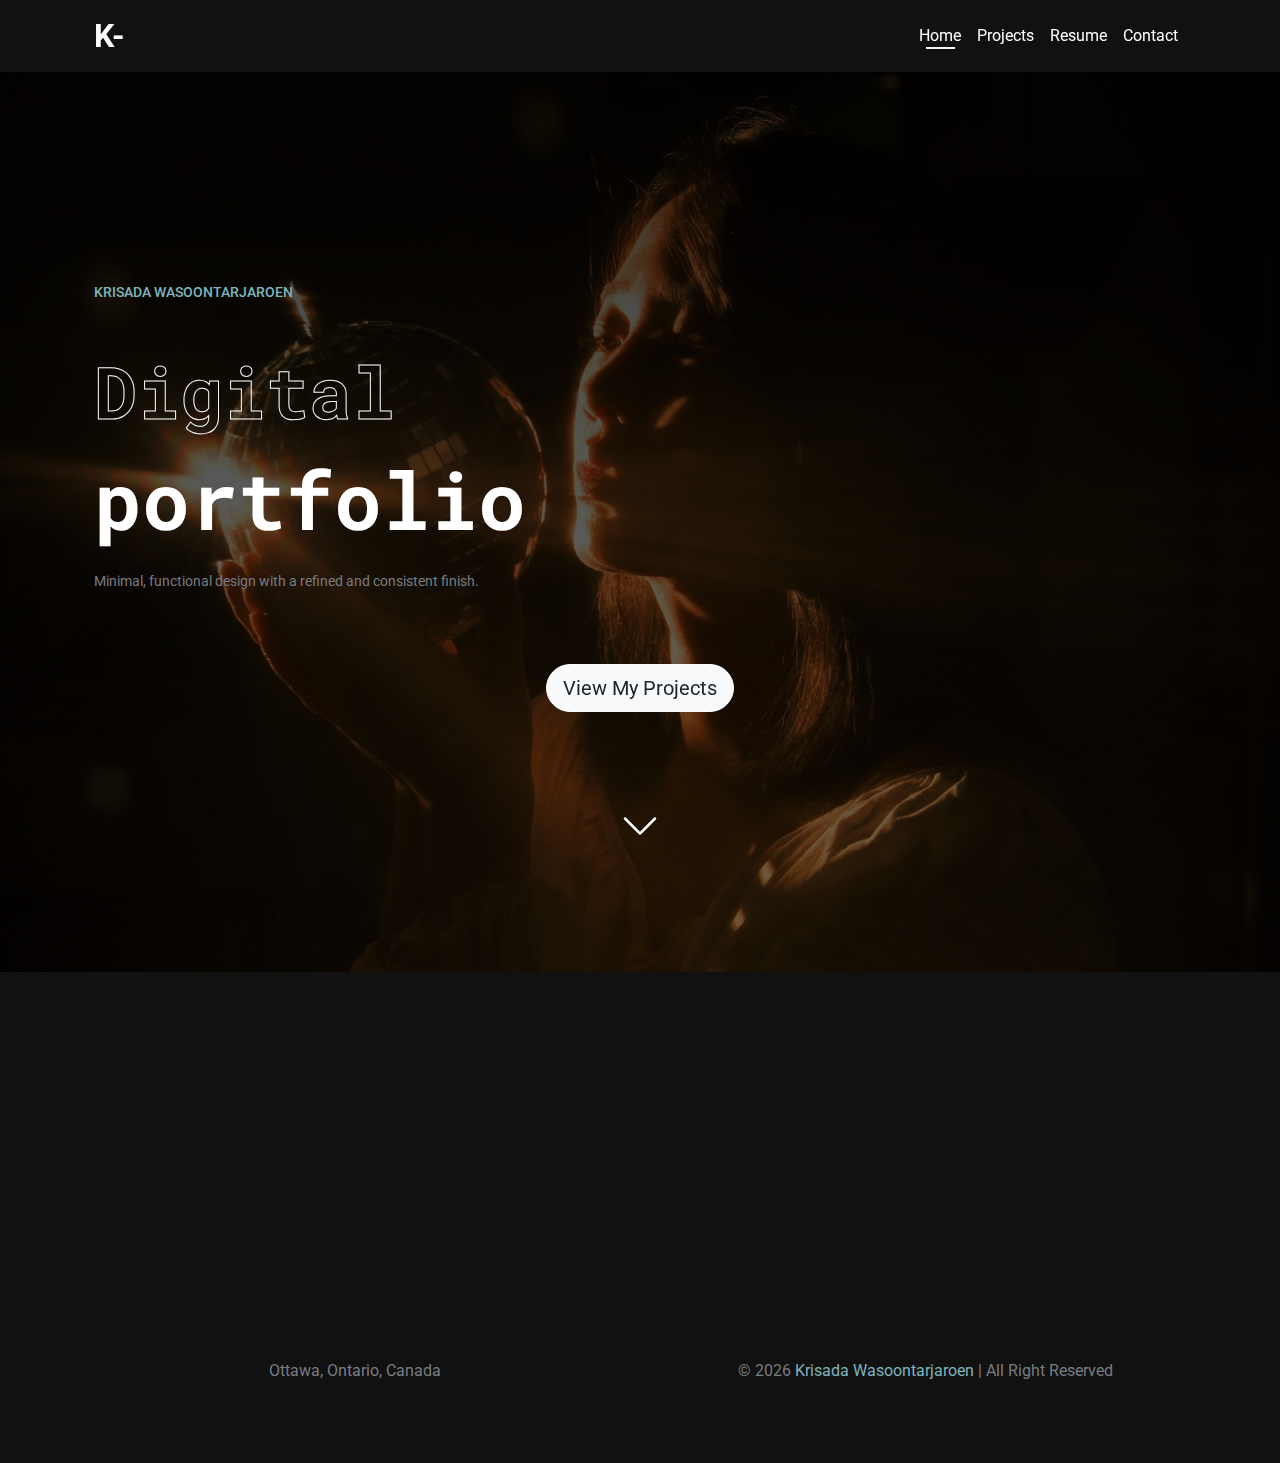
<file: index.html>
<!DOCTYPE html>
<html lang="en" itemscope itemtype="http://schema.org/WebPage">
<head>
    <!-- Metadata and title for the webpage -->
    <meta charset="UTF-8">
    <meta name="viewport" content="width=device-width, initial-scale=1.0">
    <title>Krisada Wasoontarjaroen - Portfolio</title>
    <!-- Preconnect to Google Fonts for faster loading -->
    <link rel="preconnect" href="https://fonts.googleapis.com">
    <link rel="preconnect" href="https://fonts.gstatic.com" crossorigin>
    <!-- Preconnect to Figma and GitHub for faster project previews -->
    <link rel="preconnect" href="https://www.figma.com">
    <link rel="preconnect" href="https://waso0004.github.io">
    <!-- Prefetch the projects page -->
    <link rel="prefetch" href="projects.html">
    <!-- Importing Google Fonts -->
    <link href="https://fonts.googleapis.com/css2?family=Roboto+Mono:ital,wght@0,100..700;1,100..700&family=Roboto:ital,wght@0,100..900;1,100..900&display=swap" rel="stylesheet">
    <!-- Bootstrap CSS -->
    <link href="https://cdn.jsdelivr.net/npm/bootstrap@5.3.3/dist/css/bootstrap.min.css" rel="stylesheet" integrity="sha384-QWTKZyjpPEjISv5WaRU9OFeRpok6YctnYmDr5pNlyT2bRjXh0JMhjY6hW+ALEwIH" crossorigin="anonymous">
    <!-- Custom CSS -->
    <link rel="stylesheet" href="css/style.css">
    <!-- Hover.css -->
    <link href="css/hover-min.css" rel="stylesheet">
</head>
<body class="bg-dark">
    <!-- Skip link for keyboard navigation -->
    <a href="#main-content" class="visually-hidden-focusable text-white">Skip to main content</a>

    <header role="banner">
        <!-- Full-width dark background for the header -->
        <div class="container-fluid bg-dark">
            <div class="container-sm bg-dark">
                <!-- Navbar with Bootstrap classes -->
                <nav class="navbar navbar-expand-lg navbar-dark bg-dark" role="navigation" aria-label="Main navigation">
                    <div class="container-fluid">
                        <!-- Brand logo -->
                        <a class="navbar-brand fw-bold fs-2 m-0 p-0 hvr-grow" href="index.html" itemprop="url">K-</a>
                        
                        <!-- Navbar toggler for smaller screens -->
                        <button class="navbar-toggler d-flex align-items-center text-white p-0 border-0 d-lg-none mt-3 mb-3" type="button" data-bs-toggle="offcanvas" data-bs-target="#offcanvasTop" aria-controls="offcanvasTop" aria-expanded="false" aria-label="Toggle navigation">
                            <!-- Icon for the toggler -->
                            <span class="navbar-toggler-icon fs-6 p-0"></span>
                            <!-- Label for the toggler -->
                            <span class="ms-2 fw-bold h6 m-0 ps-2">Menu</span>
                        </button>
                        
                        <!-- Navbar links for larger screens -->
                        <div class="collapse navbar-collapse d-none d-lg-block">
                            <ul class="navbar-nav mt-2 mb-2 ms-auto">
                                <!-- Link to the Home page -->
                                <li class="nav-item hvr-grow">
                                    <a class="nav-link text-white pb-0 active" href="index.html" aria-current="page">Home</a>
                                </li>
                                <!-- Link to Projects page -->
                                <li class="nav-item hvr-grow">
                                    <a class="nav-link text-white" href="projects.html">Projects</a>
                                </li>
                                <!-- Link to the Resume page -->
                                <li class="nav-item hvr-grow">
                                    <a class="nav-link text-white" href="about.html">Resume</a>
                                </li>
                                <!-- Link to the Contact page -->
                                <li class="nav-item hvr-grow">
                                    <a class="nav-link text-white" href="contact.html">Contact</a>
                                </li>
                            </ul>
                        </div>
                    </div>
                    
                    <!-- Offcanvas menu for smaller screens -->
                    <div class="offcanvas offcanvas-top bg-dark text-white d-lg-none" tabindex="-1" id="offcanvasTop" aria-labelledby="offcanvasTopLabel" role="dialog" aria-modal="true">
                        <div class="offcanvas-header">
                            <!-- Offcanvas title and close button -->
                            <div class="offcanvas-title mx-auto" id="offcanvasTopLabel"></div>
                            <button type="button" class="btn-close btn-close-white" data-bs-dismiss="offcanvas" aria-label="Close"></button>
                        </div>
                        <div class="offcanvas-body d-flex justify-content-center p-0">
                            <!-- Offcanvas navigation links -->
                            <ul class="nav flex-row text-center">
                                <!-- Link to the Home page -->
                                <li class="nav-item">
                                    <a class="nav-link pb-0 text-white active" href="index.html" aria-current="page">Home</a>
                                </li>
                                <!-- Link to Projects page -->
                                <li class="nav-item">
                                    <a class="nav-link pb-0 text-white" href="projects.html">Projects</a>
                                </li>
                                <!-- Link to the Resume page -->
                                <li class="nav-item">
                                    <a class="nav-link pb-0 text-white" href="about.html">Resume</a>
                                </li>
                                <!-- Link to the Contact page -->
                                <li class="nav-item">
                                    <a class="nav-link pb-0 text-white" href="contact.html">Contact</a>
                                </li>
                            </ul>
                        </div>
                    </div>
                </nav>
            </div>
        </div>
        <!-- Main banner section -->
        <section class="bg-black" role="region" aria-labelledby="main-banner-heading">
            <!-- Full-width container for the main banner with sticky positioning -->
            <div class="container-fluid h-25 main-banner sticky-top bg-dark">
                <!-- Centered content with vertical alignment and white text -->
                <div class="container-sm d-flex flex-column justify-content-center align-items-center text-left vh-100 text-white position-relative">
                    <div class="container-sm">
                        <!-- Introduction text with name and headings -->
                        <h1 id="main-banner-heading" class="h6 text-uppercase mb-2 primary small">Krisada Wasoontarjaroen</h1>
                        <div>
                            <!-- Sub-heading and main heading for emphasis -->
                            <span class="sub-heading display-2 fw-bold d-block mt-5">Digital</span>
                            <span class="main-heading display-1 fw-bold d-block mt-3">portfolio</span>
                        </div>
                        <!-- Short description about the author -->
                        <p class="text-color-secondary mt-4 mb-4 small">Minimal, functional design with a refined and consistent finish.</p>
                    </div>
                    <!-- Call-to-action button linking to the portfolio -->
                    <div class="mt-5 mb-5">
                        <a href="projects.html" class="rounded-pill btn btn-light btn-lg text-dark fs-5 hvr-grow page-transition-link" role="button">View My Projects</a>
                    </div>
                    <!-- Scroll-down arrow linking to the footer -->
                    <a href="#footer" class="arrow text-white position-absolute hvr-buzz-out" aria-label="Scroll to footer">
                        <svg xmlns="http://www.w3.org/2000/svg" width="40" height="40" fill="currentColor" class="bi bi-chevron-down" viewBox="0 0 16 16">
                            <path fill-rule="evenodd" d="M1.646 4.646a.5.5 0 0 1 .708 0L8 10.293l5.646-5.647a.5.5 0 0 1 .708.708l-6 6a.5.5 0 0 1-.708 0l-6-6a.5.5 0 0 1 0-.708"/>
                        </svg>
                    </a>
                </div>
            </div>
        </section>
    </header>
    <main id="main-content" role="main">
        <!-- Mission section -->
        <section id="mission" class="bg-light py-5" role="region" aria-labelledby="mission-heading">
            <!-- Container for mission content with padding -->
            <div class="container ps-5 pe-5">
                <div class="row mt-4 mb-5">
                    <!-- Mission statement on the left -->
                    <div class="col-md-6">
                        <div id="mission-heading" class="text-uppercase secondary fw-bold mb-3">My Mission</div>
                        <!-- Highlighted mission statement -->
                        <h2 class="fw-bold mb-4 fst-italic">Make digital products that are beautiful, functional, and easy to use.</h2>
                    </div>
                    <!-- Mission description with "Read More" functionality on the right -->
                    <div class="col-md-6">
                        <p class="mb-3">I design because I enjoy taking messy ideas and turning them into something clear and easy to understand. I like looking at a product and noticing what feels confusing or out of place, then making small choices that fix it and make the whole experience feel natural from start to finish.</p>
                        <div class="card-body">
                            <!-- Collapsible text for additional mission details -->
                            <p class="card-text collapse" id="moreText1">
                                My mission is to build work that looks good and works well. I’m a perfectionist, so I pay attention to the small details, consistency, and flow. I like getting feedback, testing, and improving with every iteration, and I stop when it’s both beautiful and functional and the best work I can do.
                            </p>
                            <!-- "Read More" link to toggle additional text -->
                            <a href="#" class="text-muted text-decoration-underline hvr-grow" data-bs-toggle="collapse" data-bs-target="#moreText1" aria-expanded="false" aria-controls="moreText1">Read More</a>
                        </div>
                    </div>
                </div>
            </div>
        </section>
    </main>
    <!-- Back to Top Button -->
    <a href="#" class="btn btn-dark back-to-top position-fixed bottom-0 end-0 m-4" aria-label="Back to top">
        <svg xmlns="http://www.w3.org/2000/svg" width="20" height="20" fill="currentColor" viewBox="0 0 16 16">
            <path fill-rule="evenodd" d="M7.646 4.646a.5.5 0 0 1 .708 0l6 6a.5.5 0 0 1-.708.708L8 5.707l-5.646 5.647a.5.5 0 0 1-.708-.708l6-6z"/>
        </svg>
    </a>
    <footer id="footer" class="bg-dark text-center text-white py-3" role="contentinfo">
        <!-- Footer section with address and copyright -->
        <div class="container">
            <div class="row mt-4 mb-5">
                <!-- Footer address on the left -->
                <div class="col-md-6">
                    <p class="text-color-secondary" itemprop="address">Ottawa, Ontario, Canada</p>
                </div>
                <!-- Footer copyright on the right -->
                <div class="col-md-6">
                    <p class="text-color-secondary">&copy; 2026 <span class="primary" itemprop="copyrightHolder">Krisada Wasoontarjaroen</span> | All Right Reserved</p>
                </div>
            </div>
        </div>
    </footer>
    <!-- Custom JS -->
    <script src="js/main.js?v=5"></script>
    <!-- Bootstrap JS -->
    <script src="https://cdn.jsdelivr.net/npm/bootstrap@5.3.3/dist/js/bootstrap.bundle.min.js" integrity="sha384-YvpcrYf0tY3lHB60NNkmXc5s9fDVZLESaAA55NDzOxhy9GkcIdslK1eN7N6jIeHz" crossorigin="anonymous"></script>
</body>
</html>
</file>
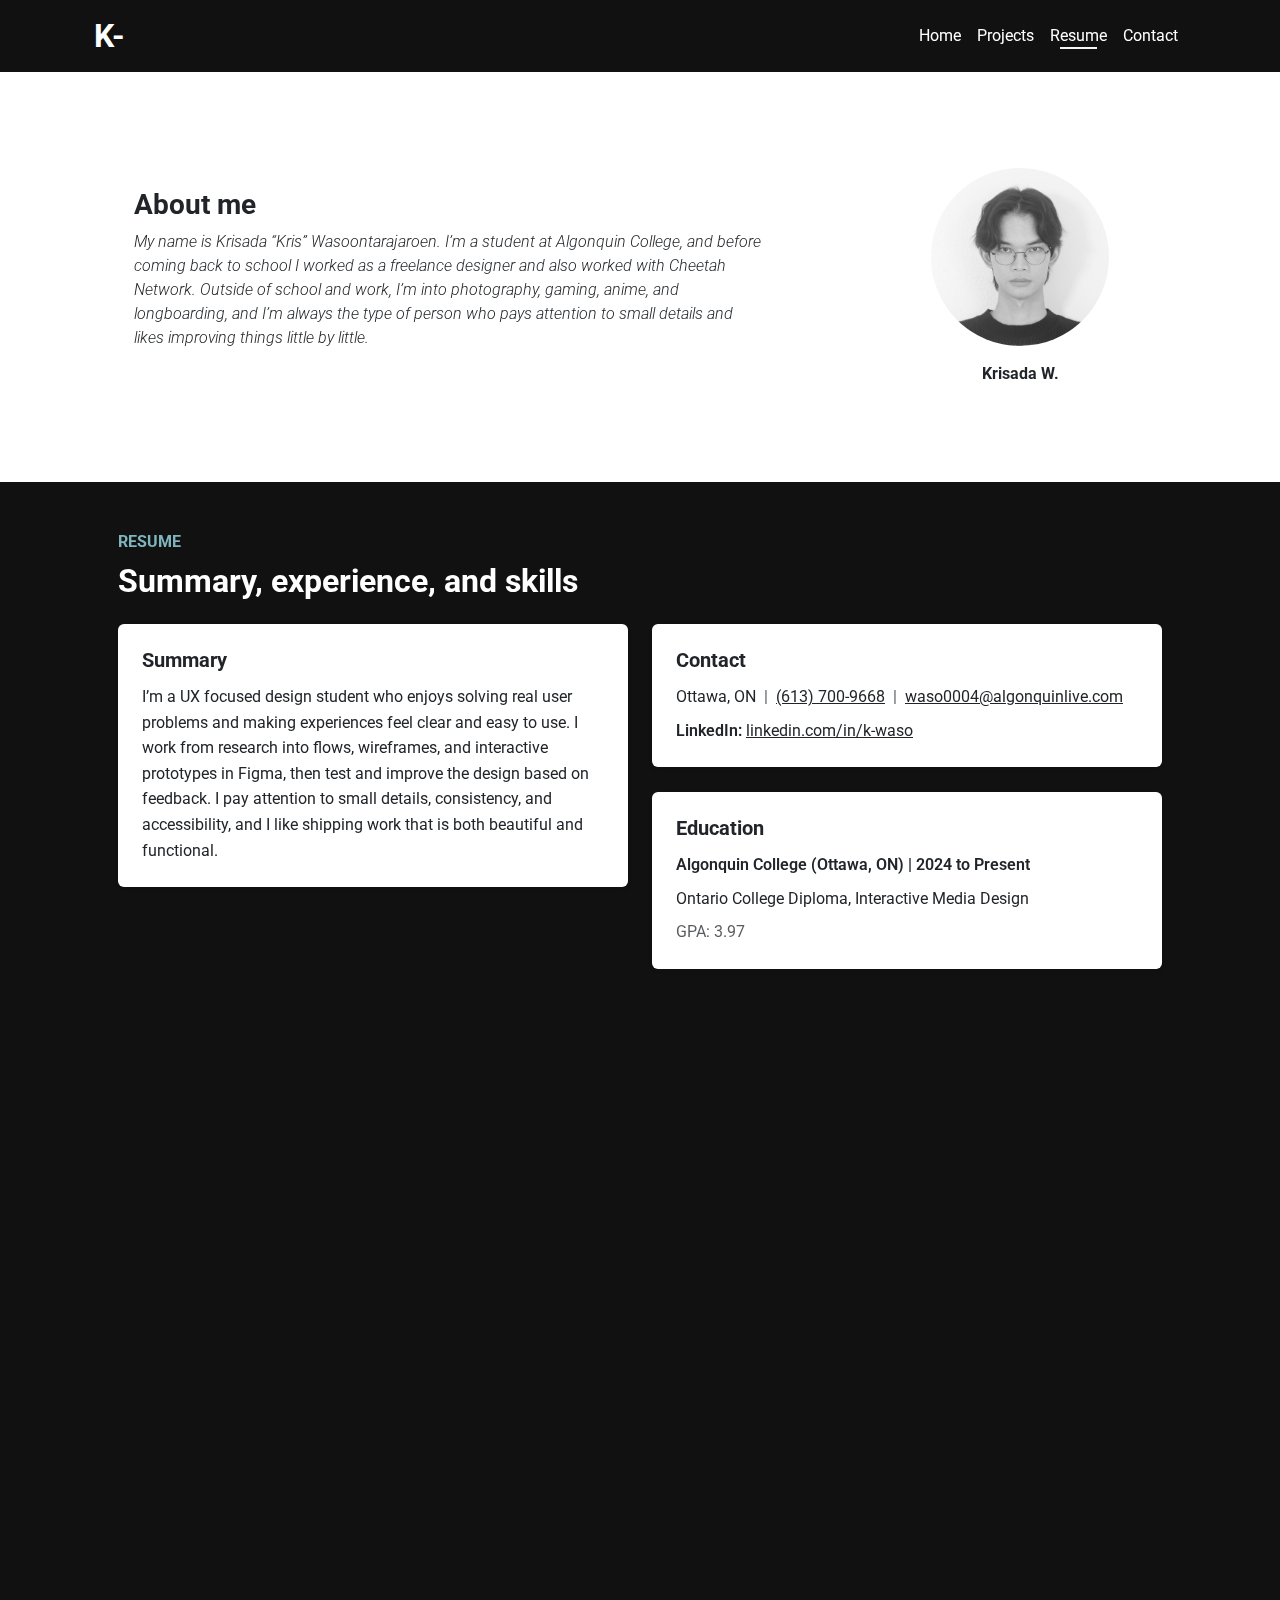
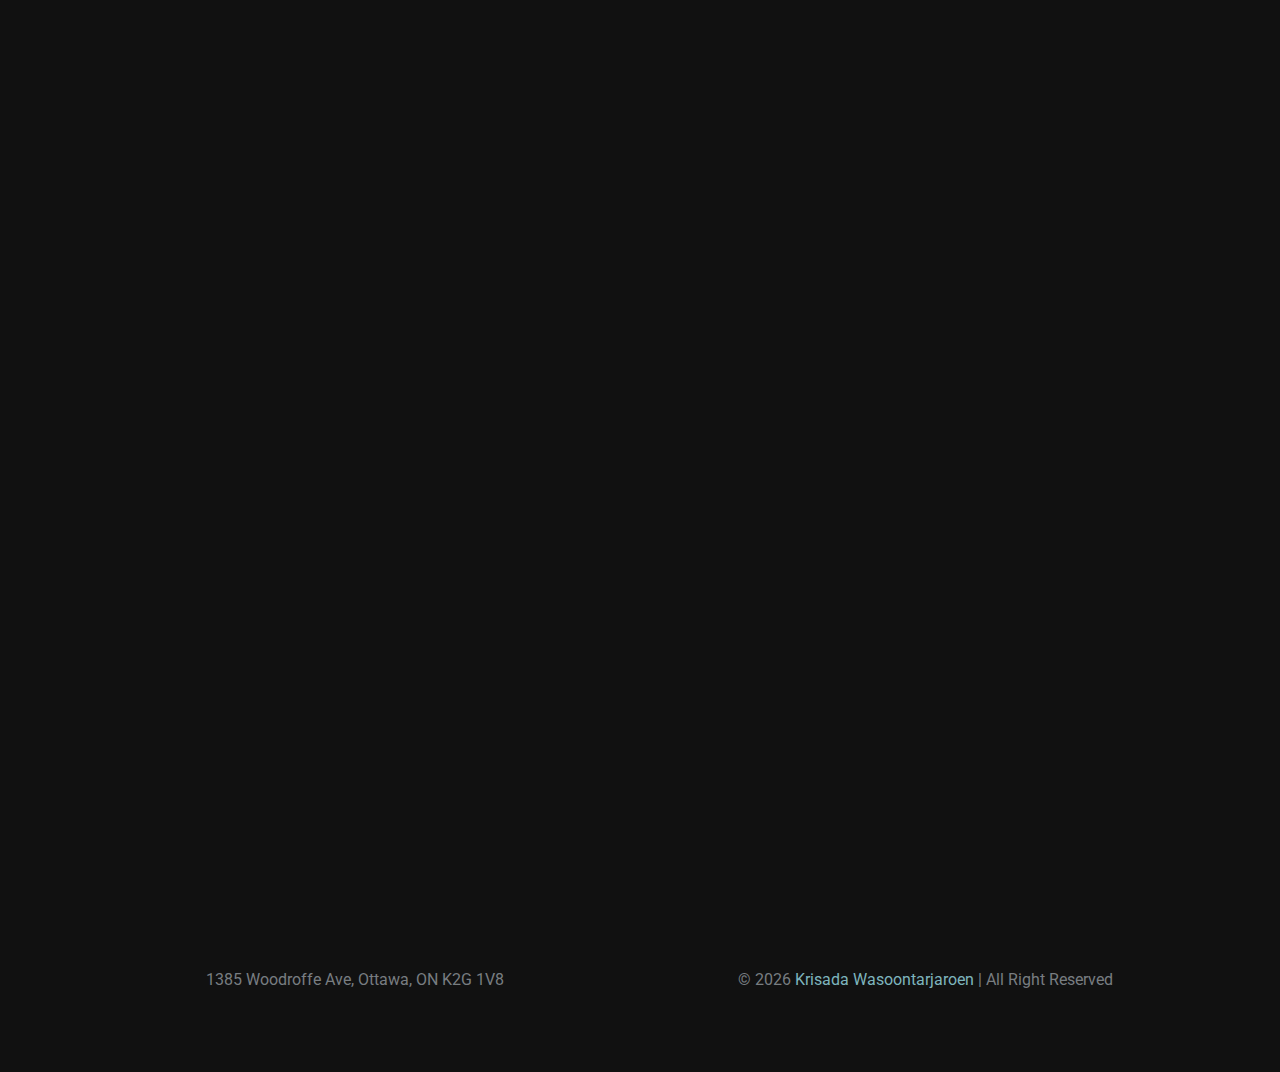
<file: about.html>
<!DOCTYPE html>
<html lang="en" itemscope itemtype="http://schema.org/WebPage">
<head>
    <!-- Metadata and title for the webpage -->
    <meta charset="UTF-8">
    <meta name="viewport" content="width=device-width, initial-scale=1.0">
    <title>Resume - Portfolio</title>
    <!-- Preconnect to Google Fonts for faster loading -->
    <link rel="preconnect" href="https://fonts.googleapis.com">
    <link rel="preconnect" href="https://fonts.gstatic.com" crossorigin>
    <!-- Importing Google Fonts -->
    <link href="https://fonts.googleapis.com/css2?family=Roboto+Mono:ital,wght@0,100..700;1,100..700&family=Roboto:ital,wght@0,100..900;1,100..900&display=swap" rel="stylesheet">
    <!-- Bootstrap CSS -->
    <link href="https://cdn.jsdelivr.net/npm/bootstrap@5.3.3/dist/css/bootstrap.min.css" rel="stylesheet" integrity="sha384-QWTKZyjpPEjISv5WaRU9OFeRpok6YctnYmDr5pNlyT2bRjXh0JMhjY6hW+ALEwIH" crossorigin="anonymous">
    <!-- Custom CSS -->
    <link rel="stylesheet" href="css/style.css">
    <!-- Hover.css -->
    <link href="css/hover-min.css" rel="stylesheet">
</head>
<body class="bg-dark">
    <!-- Skip link for keyboard navigation -->
    <a href="#main-content" class="visually-hidden-focusable text-white">Skip to main content</a>

    <header role="banner">
        <!-- Full-width dark background for the header -->
        <div class="container-fluid bg-dark">
            <div class="container-sm bg-dark">
                <!-- Navbar with Bootstrap classes -->
                <nav class="navbar navbar-expand-lg navbar-dark bg-dark" role="navigation" aria-label="Main navigation">
                    <div class="container-fluid">
                        <!-- Brand logo -->
                        <a class="navbar-brand fw-bold fs-2 m-0 p-0" href="index.html" itemprop="url">K-</a>
                        
                        <!-- Navbar toggler for smaller screens -->
                        <button class="navbar-toggler d-flex align-items-center text-white p-0 border-0 d-lg-none mt-3 mb-3" type="button" data-bs-toggle="offcanvas" data-bs-target="#offcanvasTop" aria-controls="offcanvasTop" aria-expanded="false" aria-label="Toggle navigation">
                            <!-- Icon for the toggler -->
                            <span class="navbar-toggler-icon fs-6 p-0"></span>
                            <!-- Label for the toggler -->
                            <span class="ms-2 fw-bold h6 m-0 ps-2">Menu</span>
                        </button>
                        
                        <!-- Navbar links for larger screens -->
                        <div class="collapse navbar-collapse d-none d-lg-block">
                            <ul class="navbar-nav mt-2 mb-2 ms-auto">
                                <!-- Link to the Home page -->
                                <li class="nav-item hvr-grow">
                                    <a class="nav-link text-white" href="index.html">Home</a>
                                </li>
                                <!-- Link to Projects page -->
                                <li class="nav-item hvr-grow">
                                    <a class="nav-link text-white" href="projects.html">Projects</a>
                                </li>
                                <!-- Link to the Resume page -->
                                <li class="nav-item hvr-grow">
                                    <a class="nav-link text-white pb-0 active" href="about.html" aria-current="page">Resume</a>
                                </li>
                                <!-- Link to the Contact page -->
                                <li class="nav-item hvr-grow">
                                    <a class="nav-link text-white" href="contact.html">Contact</a>
                                </li>
                            </ul>
                        </div>
                    </div>
                    
                    <!-- Offcanvas menu for smaller screens -->
                    <div class="offcanvas offcanvas-top bg-dark text-white d-lg-none" tabindex="-1" id="offcanvasTop" aria-labelledby="offcanvasTopLabel" role="dialog" aria-modal="true">
                        <div class="offcanvas-header">
                            <!-- Offcanvas title and close button -->
                            <div class="offcanvas-title mx-auto" id="offcanvasTopLabel"></div>
                            <button type="button" class="btn-close btn-close-white" data-bs-dismiss="offcanvas" aria-label="Close"></button>
                        </div>
                        <div class="offcanvas-body d-flex justify-content-center p-0">
                            <!-- Offcanvas navigation links -->
                            <ul class="nav flex-row text-center">
                                <!-- Link to the Home page -->
                                <li class="nav-item">
                                    <a class="nav-link pb-0 text-white" href="index.html">Home</a>
                                </li>
                                <!-- Link to Projects page -->
                                <li class="nav-item">
                                    <a class="nav-link pb-0 text-white" href="projects.html">Projects</a>
                                </li>
                                <!-- Link to the Resume page -->
                                <li class="nav-item">
                                    <a class="nav-link pb-0 text-white active" href="about.html" aria-current="page">Resume</a>
                                </li>
                                <!-- Link to the Contact page -->
                                <li class="nav-item">
                                    <a class="nav-link pb-0 text-white" href="contact.html">Contact</a>
                                </li>
                            </ul>
                        </div>
                    </div>
                </nav>
            </div>
        </div>
    </header>

    <main id="main-content" role="main">
        <!-- About Me Section -->
        <section id="about-me" class="bg-white py-5" role="region" aria-labelledby="about-me-heading">
            <div class="container pt-5 pb-5">
                <div class="row align-items-center flex-column-reverse flex-md-row">
                    <!-- Text Content -->
                    <div class="col-md-8 text-left text-md-start ps-5 pe-5">
                        <div class="p-3">
                            <!-- Section heading -->
                            <h1 id="about-me-heading" class="h3 fw-bold">About me</h1>
                            <!-- Brief introduction about Kris -->
                            <p class="fs-6 fw-light fst-italic">
                               My name is Krisada “Kris” Wasoontarajaroen. I’m a student at Algonquin College, and before coming back to school I worked as a freelance designer and also worked with Cheetah Network. Outside of school and work, I’m into photography, gaming, anime, and longboarding, and I’m always the type of person who pays attention to small details and likes improving things little by little.</p>
                        </div>
                    </div>
                    <!-- Image and Vertical Text -->
                    <div class="col-md-4 text-center mb-4 mb-md-0">
                        <div class="d-flex flex-column align-items-center">
                            <!-- Profile image with responsive <picture> tag -->
                            <picture>
                                <source srcset="images/me.jpg" media="(min-width: 992px)">
                                <source srcset="images/me-x960.jpg" media="(min-width: 768px)">
                                <source srcset="images/me-x640.jpg" media="(min-width: 576px)">
                                <img src="images/me.jpg" alt="Krisada W." class="rounded-circle img-fluid mb-3 w-50 h-auto" itemprop="image">
                            </picture>
                            <!-- Name below the image -->
                            <p class="fw-bold mb-0" itemprop="name">Krisada W.</p>
                        </div>
                    </div>
                </div>
            </div>
        </section>
        <!-- Resume Section -->
        <section id="resume" class="bg-dark py-5 text-white" role="region" aria-labelledby="resume-heading">
            <div class="container ps-5 pe-5">
                <div class="row mb-4">
                    <div class="col-12">
                        <p class="text-uppercase primary fw-bold mb-2" id="resume-heading">Resume</p>
                        <h2 class="fw-bold mb-0">Summary, experience, and skills</h2>
                    </div>
                </div>
                <div class="row g-4">
                    <!-- Left Column -->
                    <div class="col-lg-6 d-flex flex-column gap-4">
                        <div class="card shadow-sm border-0 resume-card">
                            <div class="card-body p-4">
                                <h3 class="h5 fw-bold">Summary</h3>
                                <p>I’m a UX focused design student who enjoys solving real user problems and making experiences feel clear and easy to use. I work from research into flows, wireframes, and interactive prototypes in Figma, then test and improve the design based on feedback. I pay attention to small details, consistency, and accessibility, and I like shipping work that is both beautiful and functional.</p>
                            </div>
                        </div>
                        <div class="card shadow-sm border-0 resume-card">
                            <div class="card-body p-4">
                                <h3 class="h5 fw-bold">Experience</h3>
                                <div class="fw-semibold">Freelance Designer, Cheetah Network (Ottawa, ON) | 2023 to 2024</div>
                                <ul class="ps-3">
                                    <li>Designed social media posts and website graphics to improve brand consistency and presentation.</li>
                                    <li>Collaborated with clients and teammates to confirm requirements, share drafts, and deliver on time.</li>
                                    <li>Built and updated website layout elements using HTML/CSS for clean, repeatable structure.</li>
                                    <li>Applied typography, color theory, and layout principles to create clear, user-friendly designs.</li>
                                </ul>
                            </div>
                        </div>
                        <div class="card shadow-sm border-0 resume-card lazy-render" data-reveal-group="1">
                            <div class="card-body p-4">
                                <h3 class="h5 fw-bold">UX project experience</h3>
                                <div class="fw-semibold">Tablet + Mobile App UX Design (Figma) | Course project</div>
                                <ul class="ps-3">
                                    <li>Defined a real user problem and clarified the main tasks before designing screens.</li>
                                    <li>Explored multiple solution directions, compared them, and selected the most complete concept.</li>
                                    <li>Created a persona and moodboard; built a low-fidelity Figma prototype and ran a maze test.</li>
                                    <li>Wrote a test report, iterated on navigation and flow clarity, then produced a high-fidelity prototype for mobile and tablet with better consistency and accessibility.</li>
                                </ul>
                            </div>
                        </div>
                        <div class="card shadow-sm border-0 resume-card lazy-render" data-reveal-group="2">
                            <div class="card-body p-4">
                                <h3 class="h5 fw-bold">Web Foundations</h3>
                                <div class="d-flex flex-wrap gap-2">
                                    <span class="badge bg-light text-dark border">HTML</span>
                                    <span class="badge bg-light text-dark border">CSS</span>
                                    <span class="badge bg-light text-dark border">Java</span>
                                    <span class="badge bg-light text-dark border">C++</span>
                                </div>
                            </div>
                        </div>
                    </div>
                    <!-- Right Column -->
                    <div class="col-lg-6 d-flex flex-column gap-4">
                        <div class="card shadow-sm border-0 resume-card">
                            <div class="card-body p-4">
                                <h3 class="h5 fw-bold">Contact</h3>
                                    <div class="d-flex flex-wrap align-items-center gap-2">
                                        <span>Ottawa, ON</span>
                                        <span class="text-muted">|</span>
                                        <a href="tel:+16137009668" class="text-dark">(613) 700-9668</a>
                                        <span class="text-muted">|</span>
                                        <a href="mailto:waso0004@algonquinlive.com" class="text-dark">waso0004@algonquinlive.com</a>
                                    </div>
                                    <div>
                                        <span class="fw-semibold">LinkedIn:</span>
                                        <a href="https://linkedin.com/in/k-waso" target="_blank" rel="noopener noreferrer" class="text-dark">linkedin.com/in/k-waso</a>
                                    </div>
                            </div>
                        </div>
                        <div class="card shadow-sm border-0 resume-card">
                            <div class="card-body p-4">
                                <h3 class="h5 fw-bold">Education</h3>
                                <div class="fw-semibold">Algonquin College (Ottawa, ON) | 2024 to Present</div>
                                <div>Ontario College Diploma, Interactive Media Design</div>
                                <div class="text-muted">GPA: 3.97</div>
                            </div>
                        </div>
                        <div class="card shadow-sm border-0 resume-card">
                            <div class="card-body p-4">
                                <h3 class="h5 fw-bold">Strengths</h3>
                                <div class="d-flex flex-wrap gap-2">
                                    <span class="badge bg-light text-dark border">Teamwork</span>
                                    <span class="badge bg-light text-dark border">Communication</span>
                                    <span class="badge bg-light text-dark border">Leadership</span>
                                    <span class="badge bg-light text-dark border">Problem-solving</span>
                                    <span class="badge bg-light text-dark border">Time management</span>
                                </div>
                            </div>
                        </div>
                        <div class="card shadow-sm border-0 resume-card lazy-render" data-reveal-group="1">
                            <div class="card-body p-4">
                                <h3 class="h5 fw-bold">Skills</h3>
                                <ul class="ps-3">
                                    <li>User research: study planning, note-taking, data collection, synthesis.</li>
                                    <li>Usability testing: maze testing, feedback analysis, test reporting.</li>
                                    <li>UX design: information architecture, interaction design, user-centered process.</li>
                                    <li>Deliverables: wireframes, interactive prototypes for testing.</li>
                                    <li>Accessibility: designing for readability, hierarchy, clear targets, simple flows.</li>
                                </ul>
                            </div>
                        </div>
                        <div class="card shadow-sm border-0 resume-card lazy-render" data-reveal-group="2">
                            <div class="card-body p-4">
                                <h3 class="h5 fw-bold">Tools</h3>
                                <div class="d-flex flex-wrap gap-2">
                                    <span class="badge bg-light text-dark border">Figma</span>
                                    <span class="badge bg-light text-dark border">Illustrator</span>
                                    <span class="badge bg-light text-dark border">Photoshop</span>
                                    <span class="badge bg-light text-dark border">InDesign</span>
                                    <span class="badge bg-light text-dark border">Adobe Express</span>
                                    <span class="badge bg-light text-dark border">Premiere Pro</span>
                                    <span class="badge bg-light text-dark border">Audition</span>
                                    <span class="badge bg-light text-dark border">Lightroom</span>
                                </div>
                            </div>
                        </div>
                    </div>
                </div>
            </div>
        </section>
        <!-- Photography Section -->
        <section class="bg-light py-5 lazy-render" role="region" aria-labelledby="photography-heading">
            <div class="container text-center p-5">
                <!-- Section heading -->
                <h2 id="photography-heading" class="ms-2 mb-5 text-start fw-bold">My Story, My Approach, My Motivation</h2>
                <div class="row">
                    <!-- Card 1: Background and Experience -->
                    <div class="col-lg-4 pt-5 pb-3">
                        <div class="card bg-white border-0 shadow hvr-grow">
                            <!-- Image for the card -->
                            <picture> <!-- Responsive image with multiple sources for different screen sizes -->
                                <source srcset="images/photo1.jpg" media="(min-width: 992px)">
                                <source srcset="images/photo1-x960.jpg" media="(min-width: 768px)">
                                <source srcset="images/photo1-x640.jpg" media="(min-width: 576px)">
                                <img src="images/photo1.jpg" class="card-img-top" alt="Background and Experience" itemprop="image">
                            </picture>
                            <div class="card-body">
                                <!-- Card title -->
                                <div class="h5 card-title pt-3 pb-3">Background and Experience</div>
                                <!-- Collapsible text with details -->
                                <p class="card-text collapse" id="moreText1">
                                    I’m a design student at Algonquin College with a background in both freelance work and team based production. Before coming back to school, I worked as a freelance designer and also worked with Cheetah Network, where I created social posts and web graphics, worked closely with others to meet deadlines, and helped keep designs consistent across different projects. I’m comfortable moving from ideas to finished work, I care about quality and small details, and I’m always looking for ways to improve what I’m building.</p>
                                <!-- "Read More" link to toggle the collapsible text -->
                                <a href="#" class="text-muted text-decoration-underline hvr-grow" data-bs-toggle="collapse" data-bs-target="#moreText1" aria-expanded="false" aria-controls="moreText1">Read More</a>
                            </div>
                        </div>
                    </div>
                    <!-- Card 2: Design Focus -->
                    <div class="col-lg-4 pt-5 pb-3">
                        <div class="card bg-white border-0 shadow hvr-grow">
                            <!-- Image for the card -->
                            <picture> <!-- Responsive image with multiple sources for different screen sizes -->
                                <source srcset="images/photo2.jpg" media="(min-width: 992px)">
                                <source srcset="images/photo2-x960.jpg" media="(min-width: 768px)">
                                <source srcset="images/photo2-x640.jpg" media="(min-width: 576px)">
                                <img src="images/photo2.jpg" class="card-img-top" alt="Design Focus" itemprop="image">
                            </picture>
                            <div class="card-body">
                                <!-- Card title -->
                                <div class="h5 card-title pt-3 pb-3">Design Philosophy</div>
                                <!-- Collapsible text with details -->
                                <p class="card-text collapse" id="moreText2">
                                    My design philosophy is simple: make it clear, make it consistent, and make it useful. I start by understanding what the user is trying to do, then I build a straightforward path that removes confusion and keeps the important parts easy to find. I pay attention to small details like spacing, hierarchy, and flow because they change how a product feels. I also believe design gets better through feedback, so I test early, listen carefully, and improve each version until the work is both beautiful and functional.</p>
                                <!-- "Read More" link to toggle the collapsible text -->
                                <a href="#" class="text-muted text-decoration-underline hvr-grow" data-bs-toggle="collapse" data-bs-target="#moreText2" aria-expanded="false" aria-controls="moreText2">Read More</a>
                            </div>
                        </div>
                    </div>
                    <!-- Card 3: Core Value -->
                    <div class="col-lg-4 pt-5 pb-3">
                        <div class="card bg-white border-0 shadow hvr-grow">
                            <!-- Image for the card -->
                            <picture> <!-- Responsive image with multiple sources for different screen sizes -->
                                <source srcset="images/photo3.jpg" media="(min-width: 992px)">
                                <source srcset="images/photo3-x960.jpg" media="(min-width: 768px)">
                                <source srcset="images/photo3-x640.jpg" media="(min-width: 576px)">
                                <img src="images/photo3.jpg" class="card-img-top" alt="Core Value" itemprop="image">
                            </picture>
                            <div class="card-body">
                                <!-- Card title -->
                                <div class="h5 card-title pt-3 pb-3">What Drives Me</div>
                                <!-- Collapsible text with details -->
                                <p class="card-text collapse" id="moreText3">
                                    I do this work because I love seeing an experience get better with every iteration. I like finding the small details that slow people down, fixing them, and watching the product feel smoother and more polished. I care about design that looks good, but works even better, with clear choices, consistent patterns, and thoughtful details that make the experience feel simple and intentional.</p>
                                <!-- "Read More" link to toggle the collapsible text -->
                                <a href="#" class="text-muted text-decoration-underline hvr-grow" data-bs-toggle="collapse" data-bs-target="#moreText3" aria-expanded="false" aria-controls="moreText3">Read More</a>
                            </div>
                        </div>
                    </div>
                </div>
            </div>
        </section>
    </main>
    
    <!-- Back to Top Button -->
    <a href="#" class="btn btn-dark back-to-top position-fixed bottom-0 end-0 m-4" aria-label="Back to top">
        <svg xmlns="http://www.w3.org/2000/svg" width="20" height="20" fill="currentColor" viewBox="0 0 16 16">
            <path fill-rule="evenodd" d="M7.646 4.646a.5.5 0 0 1 .708 0l6 6a.5.5 0 0 1-.708.708L8 5.707l-5.646 5.647a.5.5 0 0 1-.708-.708l6-6z"/>
        </svg>
    </a>
    <footer id="footer" class="bg-dark text-center text-white py-3" role="contentinfo">
        <div class="container">
            <div class="row mt-4 mb-5">
                <!-- Footer address -->
                <div class="col-md-6">
                    <p class="text-color-secondary" itemprop="address">1385 Woodroffe Ave, Ottawa, ON K2G 1V8</p>
                </div>
                <!-- Footer copyright -->
                <div class="col-md-6">
                    <p class="text-color-secondary">&copy; 2026 <span class="primary" itemprop="copyrightHolder">Krisada Wasoontarjaroen</span> | All Right Reserved</p>
                </div>
            </div>
        </div>
    </footer>
    
    <!-- Custom JS -->
    <script src="js/main.js?v=5"></script>
    <!-- Bootstrap JS -->
    <script src="https://cdn.jsdelivr.net/npm/bootstrap@5.3.3/dist/js/bootstrap.bundle.min.js" integrity="sha384-YvpcrYf0tY3lHB60NNkmXc5s9fDVZLESaAA55NDzOxhy9GkcIdslK1eN7N6jIeHz" crossorigin="anonymous"></script>
</body>
</html>
</file>
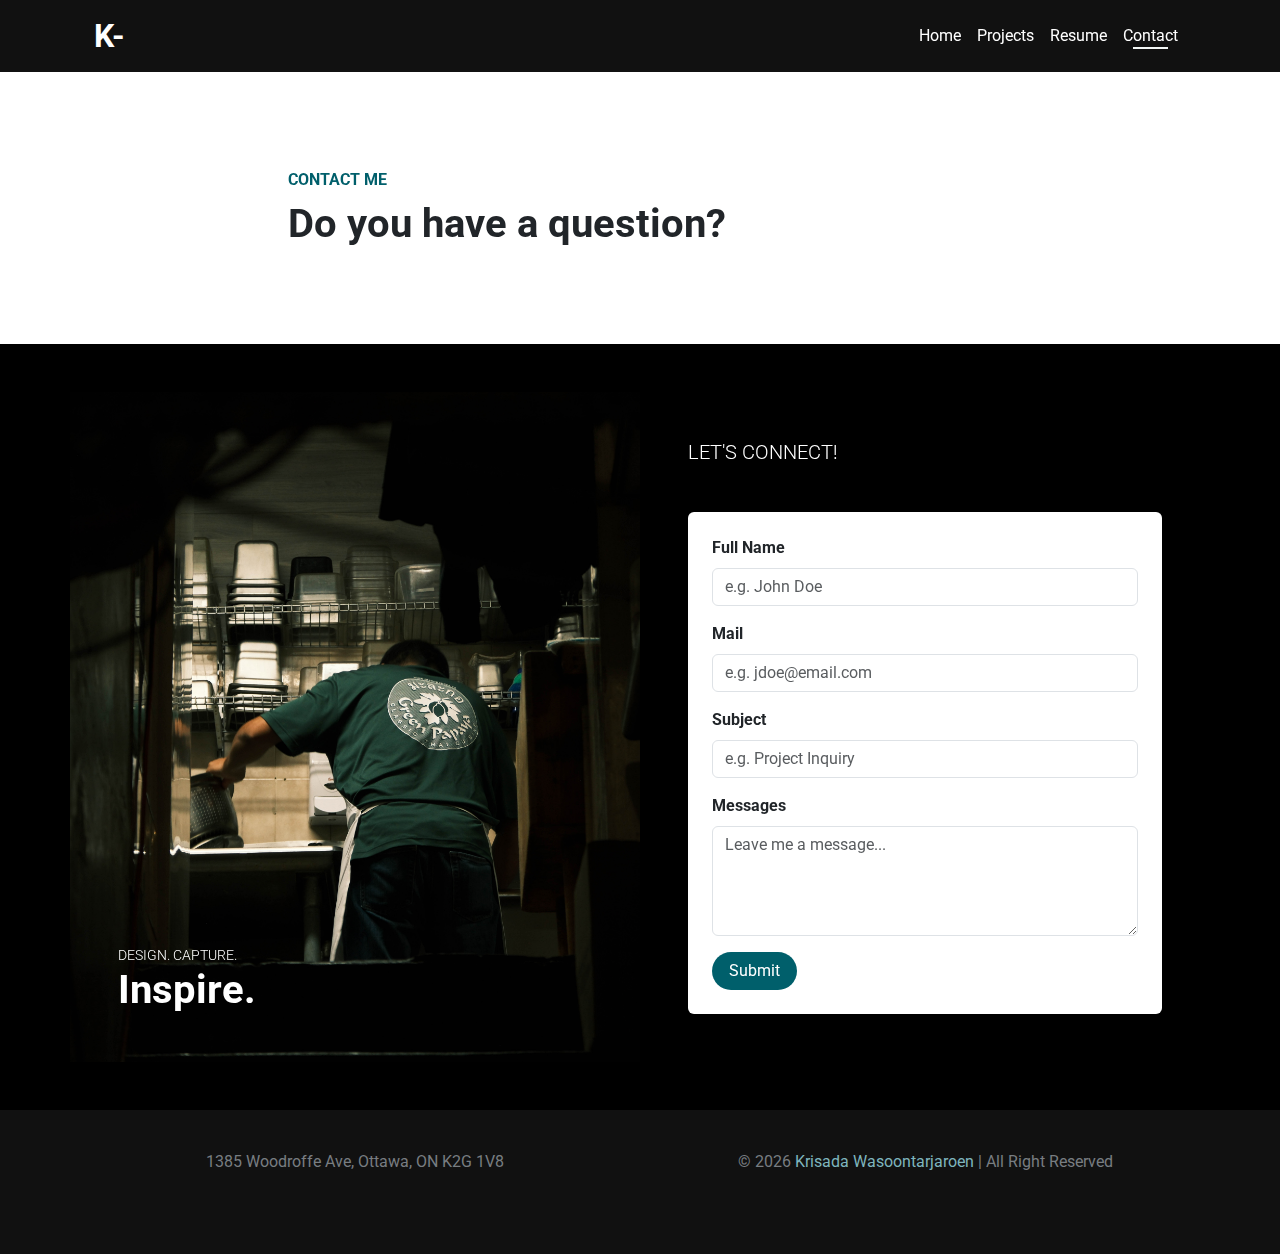
<file: contact.html>
<!DOCTYPE html>
<html lang="en" itemscope itemtype="http://schema.org/WebPage">
<head>
    <!-- Metadata and title for the webpage -->
    <meta charset="UTF-8">
    <meta name="viewport" content="width=device-width, initial-scale=1.0">
    <title>Contact - Portfolio</title>
    <!-- Preconnect to Google Fonts for faster loading -->
    <link rel="preconnect" href="https://fonts.googleapis.com">
    <link rel="preconnect" href="https://fonts.gstatic.com" crossorigin>
    <!-- Importing Google Fonts -->
    <link href="https://fonts.googleapis.com/css2?family=Roboto+Mono:ital,wght@0,100..700;1,100..700&family=Roboto:ital,wght@0,100..900;1,100..900&display=swap" rel="stylesheet">
    <!-- Bootstrap CSS -->
    <link href="https://cdn.jsdelivr.net/npm/bootstrap@5.3.3/dist/css/bootstrap.min.css" rel="stylesheet" integrity="sha384-QWTKZyjpPEjISv5WaRU9OFeRpok6YctnYmDr5pNlyT2bRjXh0JMhjY6hW+ALEwIH" crossorigin="anonymous">
    <!-- Custom CSS -->
    <link rel="stylesheet" href="css/style.css">
    <!-- Hover.css -->
    <link href="css/hover-min.css" rel="stylesheet">
</head>
<body class="bg-dark">
    <!-- Skip link for keyboard navigation -->
    <a href="#main-content" class="visually-hidden-focusable text-white">Skip to main content</a>

    <header role="banner">
        <!-- Full-width dark background for the header -->
        <div class="container-fluid bg-dark">
            <div class="container-sm bg-dark">
                <!-- Navbar with Bootstrap classes -->
                <nav class="navbar navbar-expand-lg navbar-dark bg-dark" role="navigation" aria-label="Main navigation">
                    <div class="container-fluid">
                        <!-- Brand logo -->
                        <a class="navbar-brand fw-bold fs-2 m-0 p-0" href="index.html" itemprop="url">K-</a>
                        
                        <!-- Navbar toggler for smaller screens -->
                        <button class="navbar-toggler d-flex align-items-center text-white p-0 border-0 d-lg-none mt-3 mb-3" type="button" data-bs-toggle="offcanvas" data-bs-target="#offcanvasTop" aria-controls="offcanvasTop" aria-expanded="false" aria-label="Toggle navigation">
                            <!-- Icon for the toggler -->
                            <span class="navbar-toggler-icon fs-6 p-0"></span>
                            <!-- Label for the toggler -->
                            <span class="ms-2 fw-bold h6 m-0 ps-2">Menu</span>
                        </button>
                        
                        <!-- Navbar links for larger screens -->
                        <div class="collapse navbar-collapse d-none d-lg-block">
                            <ul class="navbar-nav mt-2 mb-2 ms-auto">
                                <!-- Link to the Home page -->
                                <li class="nav-item hvr-grow">
                                    <a class="nav-link text-white" href="index.html">Home</a>
                                </li>
                                <!-- Link to Projects page -->
                                <li class="nav-item hvr-grow">
                                    <a class="nav-link text-white" href="projects.html">Projects</a>
                                </li>
                                <!-- Link to the Resume page -->
                                <li class="nav-item hvr-grow">
                                    <a class="nav-link text-white" href="about.html">Resume</a>
                                </li>
                                <!-- Link to the Contact page -->
                                <li class="nav-item hvr-grow">
                                    <a class="nav-link text-white pb-0 active" href="contact.html" aria-current="page">Contact</a>
                                </li>
                            </ul>
                        </div>
                    </div>
                    
                    <!-- Offcanvas menu for smaller screens -->
                    <div class="offcanvas offcanvas-top bg-dark text-white d-lg-none" tabindex="-1" id="offcanvasTop" aria-labelledby="offcanvasTopLabel" role="dialog" aria-modal="true">
                        <div class="offcanvas-header">
                            <!-- Offcanvas title and close button -->
                            <div class="offcanvas-title mx-auto" id="offcanvasTopLabel"></div>
                            <button type="button" class="btn-close btn-close-white" data-bs-dismiss="offcanvas" aria-label="Close"></button>
                        </div>
                        <div class="offcanvas-body d-flex justify-content-center p-0">
                            <!-- Offcanvas navigation links -->
                            <ul class="nav flex-row text-center">
                                <!-- Link to the Home page -->
                                <li class="nav-item">
                                    <a class="nav-link pb-0 text-white" href="index.html">Home</a>
                                </li>
                                <!-- Link to Projects page -->
                                <li class="nav-item">
                                    <a class="nav-link pb-0 text-white" href="projects.html">Projects</a>
                                </li>
                                <!-- Link to the Resume page -->
                                <li class="nav-item">
                                    <a class="nav-link pb-0 text-white" href="about.html">Resume</a>
                                </li>
                                <!-- Link to the Contact page -->
                                <li class="nav-item">
                                    <a class="nav-link pb-0 text-white active" href="contact.html" aria-current="page">Contact</a>
                                </li>
                            </ul>
                        </div>
                    </div>
                </nav>
            </div>
        </div>
    </header>
    
    <main id="main-content" role="main">
        <!-- Contact Us Section -->
        <section class="bg-white" role="region" aria-labelledby="contact-us-heading">
            <div class="container pt-5 pb-5">
                <div class="container-fluid row justify-content-center py-5">
                    <div class="col-md-8 text-left ps-4 pe-4">
                        <!-- Section heading and description -->
                        <p id="contact-us-heading" class="text-uppercase secondary fw-bold mb-2">Contact Me</p>
                        <h1 class="fw-bold display-6 mb-0">Do you have a question?</h1>
                    </div>
                </div>
            </div>
        </section>
        
        <!-- Contact Form Section -->
        <section class="bg-black text-white py-5" role="region" aria-labelledby="contact-form-heading">
            <div class="container">
                <div class="row justify-content-center">
                    <!-- Image with overlay text -->
                    <div class="col-lg-6 position-relative overflow-hidden p-0 d-none d-lg-block">
                        <!-- Responsive image with multiple sources for different screen sizes -->
                        <picture>
                            <source srcset="images/contact.jpg" media="(min-width: 992px)">
                            <source srcset="images/contact-x640.jpg" media="(min-width: 768px)">
                            <source srcset="images/contact-x960.jpg" media="(min-width: 576px)">
                            <img src="images/contact.jpg" alt="Contact Image" class="img-fluid w-100 h-100 object-fit-cover" itemprop="image">
                        </picture>
                        <div class="text-left position-absolute bottom-0 start-0 p-5">
                            <!-- Overlay text -->
                            <p class="text-uppercase mb-0 fw-light text-white small">Design. Capture.</p>
                            <h2 class="display-6 mb-0 fw-bold text-white">Inspire.</h2>
                        </div>
                    </div>
                    
                    <!-- Contact form -->
                    <div class="col-lg-6 p-5">
                        <h2 id="contact-form-heading" class="text-uppercase fw-light text-white fs-5 mb-5 small">Let's Connect!</h2>
                        <form class="form-container bg-white text-dark p-4 rounded" action="mailto:krisada313@gmail.com" method="post" enctype="text/plain" role="form">
                            <!-- Full Name input -->
                            <div class="mb-3">
                                <label for="fname" class="form-label fw-bold">Full Name</label>
                                <input type="text" class="form-control" id="fname" name="FullName" placeholder="e.g. John Doe" required aria-required="true">
                            </div>
                            <!-- Email input -->
                            <div class="mb-3">
                                <label for="email" class="form-label fw-bold">Mail</label>
                                <input type="email" class="form-control" id="email" name="Email" placeholder="e.g. jdoe@email.com" required aria-required="true">
                            </div>
                            <!-- Subject input -->
                            <div class="mb-3">
                                <label for="subject" class="form-label fw-bold">Subject</label>
                                <input type="text" class="form-control" id="subject" name="Subject" placeholder="e.g. Project Inquiry" required aria-required="true">
                            </div>
                            <!-- Message textarea -->
                            <div class="mb-3">
                                <label for="message" class="form-label fw-bold">Messages</label>
                                <textarea class="form-control" id="message" name="Message" rows="4" placeholder="Leave me a message..."></textarea>
                            </div>
                            <!-- Submit button -->
                            <button type="submit" class="rounded-pill btn bg-primary text-white ps-3 pe-3 hvr-grow">Submit</button>
                        </form>
                    </div>
                </div>
            </div>
        </section>
    </main>
    
    <!-- Back to Top Button -->
    <a href="#" class="btn btn-dark back-to-top position-fixed bottom-0 end-0 m-4" aria-label="Back to top">
        <svg xmlns="http://www.w3.org/2000/svg" width="20" height="20" fill="currentColor" viewBox="0 0 16 16">
            <path fill-rule="evenodd" d="M7.646 4.646a.5.5 0 0 1 .708 0l6 6a.5.5 0 0 1-.708.708L8 5.707l-5.646 5.647a.5.5 0 0 1-.708-.708l6-6z"/>
        </svg>
    </a>
    <footer id="footer" class="bg-dark text-center text-white py-3" role="contentinfo">
        <div class="container">
            <div class="row mt-4 mb-5">
                <!-- Footer address -->
                <div class="col-md-6">
                    <p class="text-color-secondary" itemprop="address">1385 Woodroffe Ave, Ottawa, ON K2G 1V8</p>
                </div>
                <!-- Footer copyright -->
                <div class="col-md-6">
                    <p class="text-color-secondary">&copy; 2026 <span class="primary" itemprop="copyrightHolder">Krisada Wasoontarjaroen</span> | All Right Reserved</p>
                </div>
            </div>
        </div>
    </footer>
    
    <!-- Custom JS -->
    <script src="js/main.js?v=5"></script>
    <!-- Bootstrap JS -->
    <script src="https://cdn.jsdelivr.net/npm/bootstrap@5.3.3/dist/js/bootstrap.bundle.min.js" integrity="sha384-YvpcrYf0tY3lHB60NNkmXc5s9fDVZLESaAA55NDzOxhy9GkcIdslK1eN7N6jIeHz" crossorigin="anonymous"></script>
</body>
</html>
</file>
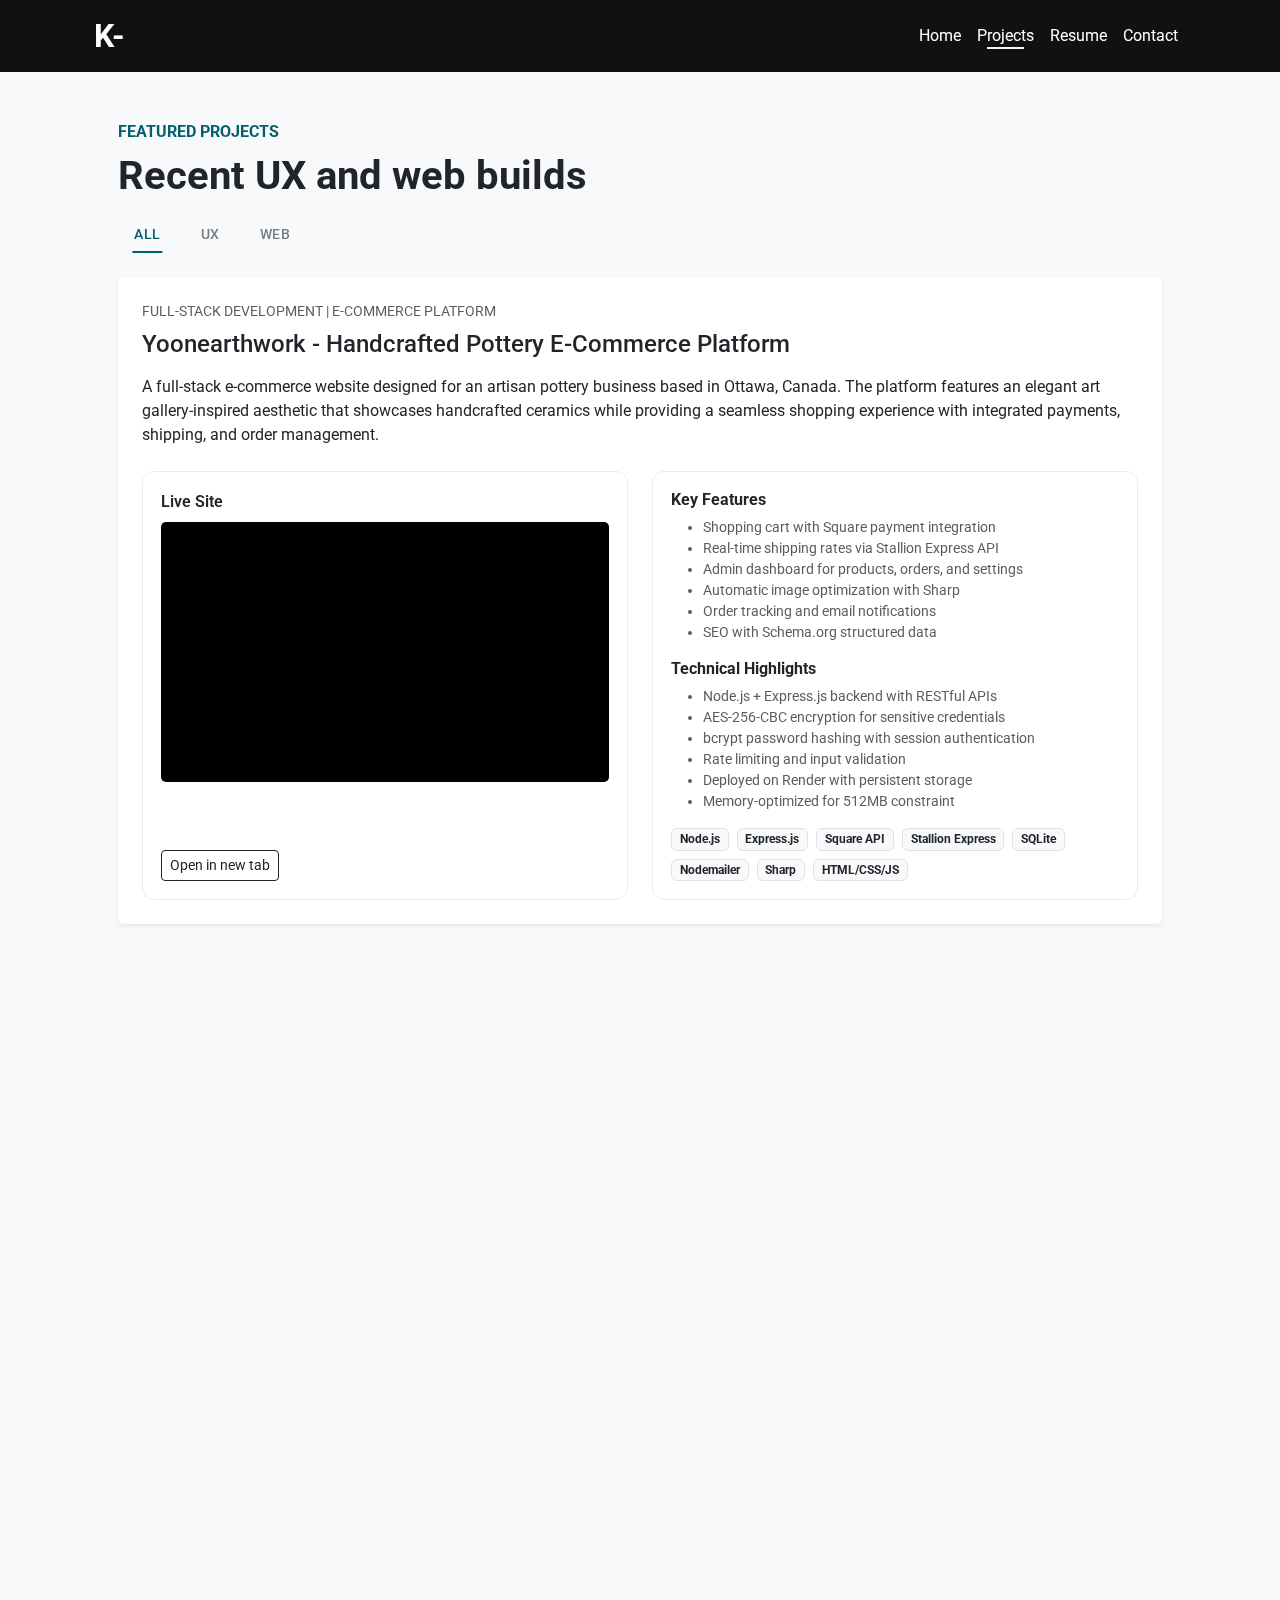
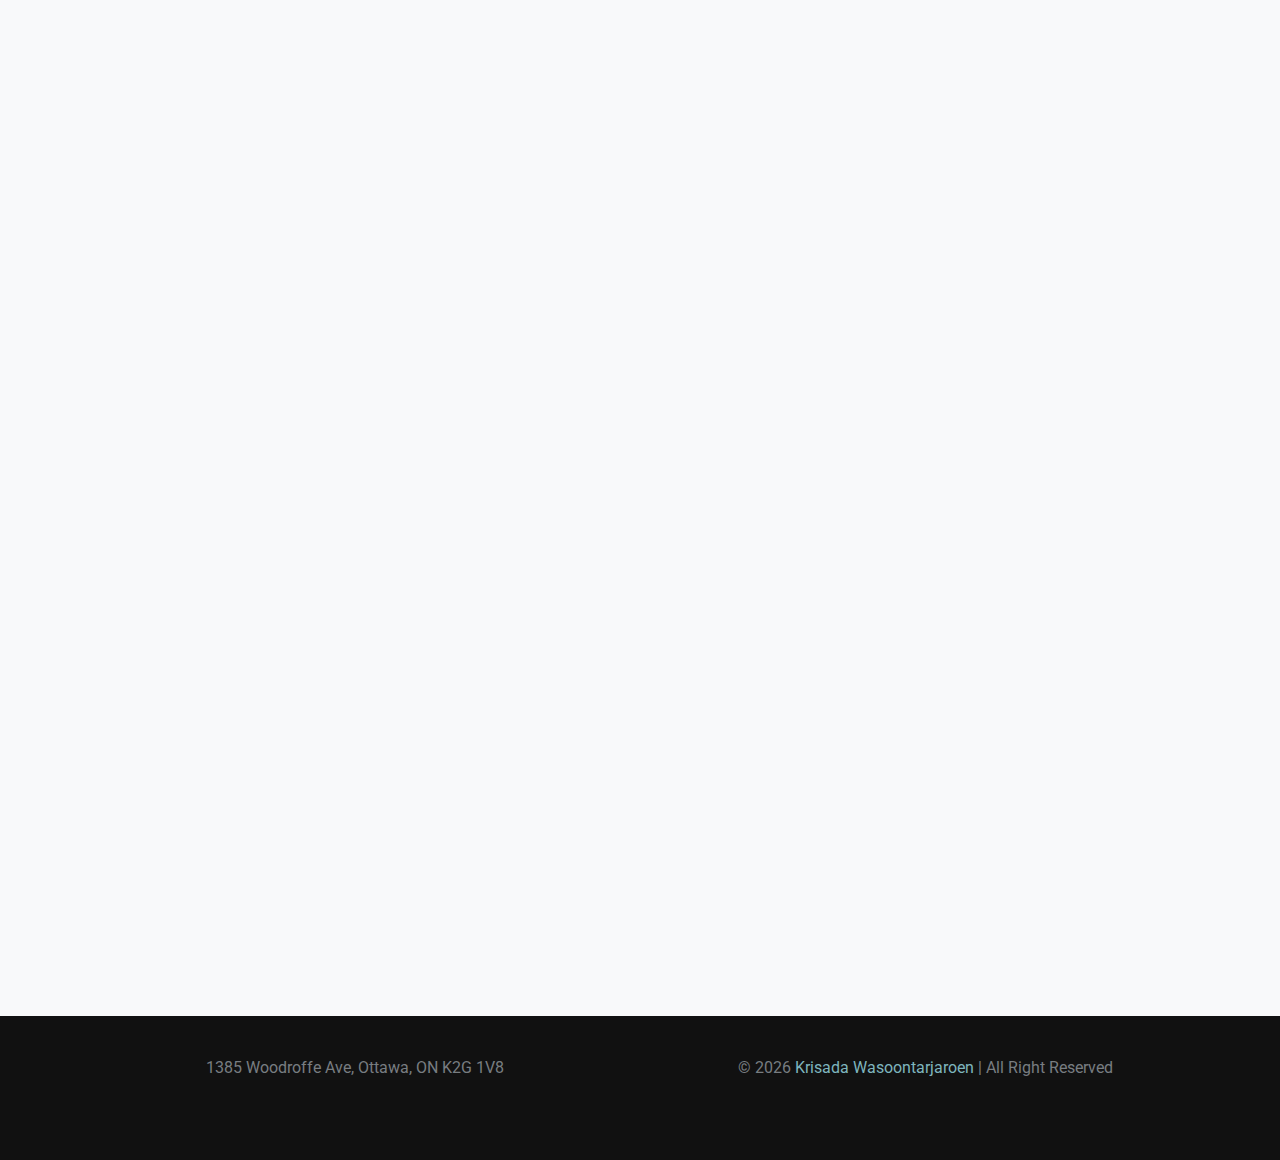
<file: projects.html>
<!DOCTYPE html>
<html lang="en" itemscope itemtype="http://schema.org/WebPage">
<head>
    <!-- Metadata and title for the webpage -->
    <meta charset="UTF-8">
    <meta name="viewport" content="width=device-width, initial-scale=1.0">
    <title>Projects - Portfolio</title>
    <!-- Preconnect to Google Fonts for faster loading -->
    <link rel="preconnect" href="https://fonts.googleapis.com">
    <link rel="preconnect" href="https://fonts.gstatic.com" crossorigin>
    <!-- Preconnect to Figma and GitHub for faster project previews -->
    <link rel="preconnect" href="https://www.figma.com">
    <link rel="preconnect" href="https://waso0004.github.io">
    <!-- Importing Google Fonts -->
    <link href="https://fonts.googleapis.com/css2?family=Roboto+Mono:ital,wght@0,100..700;1,100..700&family=Roboto:ital,wght@0,100..900;1,100..900&display=swap" rel="stylesheet">
    <!-- Bootstrap CSS -->
    <link href="https://cdn.jsdelivr.net/npm/bootstrap@5.3.3/dist/css/bootstrap.min.css" rel="stylesheet" integrity="sha384-QWTKZyjpPEjISv5WaRU9OFeRpok6YctnYmDr5pNlyT2bRjXh0JMhjY6hW+ALEwIH" crossorigin="anonymous">
    <!-- Custom CSS -->
    <link rel="stylesheet" href="css/style.css">
    <!-- Hover.css -->
    <link href="css/hover-min.css" rel="stylesheet">
</head>
<body class="bg-dark">
    <!-- Skip link for keyboard navigation -->
    <a href="#main-content" class="visually-hidden-focusable text-white">Skip to main content</a>

    <header role="banner">
        <!-- Full-width dark background for the header -->
        <div class="container-fluid bg-dark">
            <div class="container-sm bg-dark">
                <!-- Navbar with Bootstrap classes -->
                <nav class="navbar navbar-expand-lg navbar-dark bg-dark" role="navigation" aria-label="Main navigation">
                    <div class="container-fluid">
                        <!-- Brand logo -->
                        <a class="navbar-brand fw-bold fs-2 m-0 p-0 hvr-grow" href="index.html" itemprop="url">K-</a>
                        
                        <!-- Navbar toggler for smaller screens -->
                        <button class="navbar-toggler d-flex align-items-center text-white p-0 border-0 d-lg-none mt-3 mb-3" type="button" data-bs-toggle="offcanvas" data-bs-target="#offcanvasTop" aria-controls="offcanvasTop" aria-expanded="false" aria-label="Toggle navigation">
                            <!-- Icon for the toggler -->
                            <span class="navbar-toggler-icon fs-6 p-0"></span>
                            <!-- Label for the toggler -->
                            <span class="ms-2 fw-bold h6 m-0 ps-2">Menu</span>
                        </button>
                        
                        <!-- Navbar links for larger screens -->
                        <div class="collapse navbar-collapse d-none d-lg-block">
                            <ul class="navbar-nav mt-2 mb-2 ms-auto">
                                <!-- Link to the Home page -->
                                <li class="nav-item hvr-grow">
                                    <a class="nav-link text-white" href="index.html">Home</a>
                                </li>
                                <!-- Link to Projects page -->
                                <li class="nav-item hvr-grow">
                                    <a class="nav-link text-white pb-0 active" href="projects.html" aria-current="page">Projects</a>
                                </li>
                                <!-- Link to the Resume page -->
                                <li class="nav-item hvr-grow">
                                    <a class="nav-link text-white" href="about.html">Resume</a>
                                </li>
                                <!-- Link to the Contact page -->
                                <li class="nav-item hvr-grow">
                                    <a class="nav-link text-white" href="contact.html">Contact</a>
                                </li>
                            </ul>
                        </div>
                    </div>
                    
                    <!-- Offcanvas menu for smaller screens -->
                    <div class="offcanvas offcanvas-top bg-dark text-white d-lg-none" tabindex="-1" id="offcanvasTop" aria-labelledby="offcanvasTopLabel" role="dialog" aria-modal="true">
                        <div class="offcanvas-header">
                            <!-- Offcanvas title and close button -->
                            <div class="offcanvas-title mx-auto" id="offcanvasTopLabel"></div>
                            <button type="button" class="btn-close btn-close-white" data-bs-dismiss="offcanvas" aria-label="Close"></button>
                        </div>
                        <div class="offcanvas-body d-flex justify-content-center p-0">
                            <!-- Offcanvas navigation links -->
                            <ul class="nav flex-row text-center">
                                <!-- Link to the Home page -->
                                <li class="nav-item">
                                    <a class="nav-link pb-0 text-white" href="index.html">Home</a>
                                </li>
                                <!-- Link to Projects page -->
                                <li class="nav-item">
                                    <a class="nav-link pb-0 text-white active" href="projects.html" aria-current="page">Projects</a>
                                </li>
                                <!-- Link to the Resume page -->
                                <li class="nav-item">
                                    <a class="nav-link pb-0 text-white" href="about.html">Resume</a>
                                </li>
                                <!-- Link to the Contact page -->
                                <li class="nav-item">
                                    <a class="nav-link pb-0 text-white" href="contact.html">Contact</a>
                                </li>
                            </ul>
                        </div>
                    </div>
                </nav>
            </div>
        </div>
    </header>

    <main id="main-content" role="main">
        <!-- Projects section -->
        <section id="projects" class="bg-light py-5" role="region" aria-labelledby="projects-heading">
            <div class="container ps-5 pe-5">
                <div class="row mb-4">
                    <div class="col-12">
                        <p class="text-uppercase secondary fw-bold mb-2" id="projects-heading">Featured Projects</p>
                        <h1 class="fw-bold mb-0">Recent UX and web builds</h1>
                        <div class="project-filter" role="group" aria-label="Filter projects by category">
                            <button type="button" class="btn active" data-filter="all">All</button>
                            <button type="button" class="btn" data-filter="ux">UX</button>
                            <button type="button" class="btn" data-filter="web">Web</button>
                        </div>
                    </div>
                </div>
                <div class="row g-4" id="projects-grid">
                    <div class="col-12 project-item" data-category="web">
                        <div class="card shadow-sm border-0 project-card">
                            <div class="card-body p-4">
                                <p class="text-uppercase small text-muted mb-2">Full-Stack Development | E-Commerce Platform</p>
                                <h2 class="card-title h4 mb-3">Yoonearthwork - Handcrafted Pottery E-Commerce Platform</h2>
                                <p class="card-text mb-4">A full-stack e-commerce website designed for an artisan pottery business based in Ottawa, Canada. The platform features an elegant art gallery-inspired aesthetic that showcases handcrafted ceramics while providing a seamless shopping experience with integrated payments, shipping, and order management.</p>
                                <div class="row g-4">
                                    <div class="col-lg-6">
                                        <div class="project-preview scaled-preview hvr-grow" data-type="site" data-preview-src="https://yoonearthwork.ca">
                                            <span class="preview-label fw-semibold">Live Site</span>
                                            <div class="preview-actions">
                                                <a class="btn btn-sm btn-outline-dark" href="https://yoonearthwork.ca" target="_blank" rel="noopener noreferrer">Open in new tab</a>
                                            </div>
                                        </div>
                                    </div>
                                    <div class="col-lg-6">
                                        <div class="project-details-panel">
                                            <h3 class="h6 fw-bold mb-2">Key Features</h3>
                                            <ul class="small text-muted mb-3">
                                                <li>Shopping cart with Square payment integration</li>
                                                <li>Real-time shipping rates via Stallion Express API</li>
                                                <li>Admin dashboard for products, orders, and settings</li>
                                                <li>Automatic image optimization with Sharp</li>
                                                <li>Order tracking and email notifications</li>
                                                <li>SEO with Schema.org structured data</li>
                                            </ul>
                                            <h3 class="h6 fw-bold mb-2">Technical Highlights</h3>
                                            <ul class="small text-muted mb-3">
                                                <li>Node.js + Express.js backend with RESTful APIs</li>
                                                <li>AES-256-CBC encryption for sensitive credentials</li>
                                                <li>bcrypt password hashing with session authentication</li>
                                                <li>Rate limiting and input validation</li>
                                                <li>Deployed on Render with persistent storage</li>
                                                <li>Memory-optimized for 512MB constraint</li>
                                            </ul>
                                            <div class="d-flex flex-wrap gap-2 mb-0">
                                                <span class="badge bg-light text-dark border">Node.js</span>
                                                <span class="badge bg-light text-dark border">Express.js</span>
                                                <span class="badge bg-light text-dark border">Square API</span>
                                                <span class="badge bg-light text-dark border">Stallion Express</span>
                                                <span class="badge bg-light text-dark border">SQLite</span>
                                                <span class="badge bg-light text-dark border">Nodemailer</span>
                                                <span class="badge bg-light text-dark border">Sharp</span>
                                                <span class="badge bg-light text-dark border">HTML/CSS/JS</span>
                                            </div>
                                        </div>
                                    </div>
                                </div>
                            </div>
                        </div>
                    </div>
                    <div class="col-12 project-item" data-category="web">
                        <div class="card shadow-sm border-0 project-card">
                            <div class="card-body p-4">
                                <p class="text-uppercase small text-muted mb-2">Frontend Development | Web Tool</p>
                                <h2 class="card-title h4 mb-3">Game Server Configuration Generator</h2>
                                <p class="card-text mb-4">A web-based tool that helps game server administrators configure their servers without manually editing complex configuration files. Instead of navigating hundreds of settings in raw text files, users interact with a clean visual interface that organizes options into categories, provides helpful descriptions, and generates properly formatted files ready for use.</p>
                                <div class="row g-4">
                                    <div class="col-lg-6">
                                        <div class="project-preview scaled-preview hvr-grow" data-type="site" data-preview-src="https://waso0004.github.io/Ark-Configuration-Files-Generator/">
                                            <span class="preview-label fw-semibold">Live Demo</span>
                                            <div class="preview-actions">
                                                <a class="btn btn-sm btn-outline-dark" href="https://waso0004.github.io/Ark-Configuration-Files-Generator/" target="_blank" rel="noopener noreferrer">Open in new tab</a>
                                            </div>
                                        </div>
                                    </div>
                                    <div class="col-lg-6">
                                        <div class="project-details-panel">
                                            <h3 class="h6 fw-bold mb-2">Key Features</h3>
                                            <ul class="small text-muted mb-3">
                                                <li>Visual form for 200+ configuration options</li>
                                                <li>One-click presets for common configurations</li>
                                                <li>Import existing config files via drag-and-drop</li>
                                                <li>Export as ZIP, individual files, or clipboard</li>
                                                <li>Auto-save progress in browser storage</li>
                                                <li>Translated into 9 languages</li>
                                            </ul>
                                            <h3 class="h6 fw-bold mb-2">Technical Highlights</h3>
                                            <ul class="small text-muted mb-3">
                                                <li>Vanilla JavaScript single-page application</li>
                                                <li>Custom file parser and generator</li>
                                                <li>Data-driven form generation</li>
                                                <li>Custom internationalization system</li>
                                                <li>Client-side ZIP file creation</li>
                                                <li>Responsive design with CSS variables</li>
                                            </ul>
                                            <div class="d-flex flex-wrap gap-2 mb-0">
                                                <span class="badge bg-light text-dark border">JavaScript</span>
                                                <span class="badge bg-light text-dark border">HTML5</span>
                                                <span class="badge bg-light text-dark border">CSS3</span>
                                                <span class="badge bg-light text-dark border">JSZip</span>
                                                <span class="badge bg-light text-dark border">localStorage</span>
                                                <span class="badge bg-light text-dark border">i18n</span>
                                            </div>
                                        </div>
                                    </div>
                                </div>
                            </div>
                        </div>
                    </div>
                    <div class="col-12 project-item" data-category="ux">
                        <div class="card shadow-sm border-0 project-card">
                            <div class="card-body p-4">
                                <p class="text-uppercase small text-muted mb-2">UI/UX | User Experience Project Development</p>
                                <h2 class="card-title h4 mb-3">MealMate - Meal Planning & Budgeting App</h2>
                                <p class="card-text mb-4">MealMate is a UX project where my team designed a meal planning and budgeting app for both mobile and tablet. We followed a complete UX process from research to high-fidelity prototypes, iterating based on real user feedback.</p>
                                
                                <!-- Step 1: Lo-fi Mobile -->
                                <div class="row g-4 mb-4">
                                    <div class="col-lg-6">
                                        <div class="project-preview hvr-grow" data-type="figma" data-figma-url="https://www.figma.com/proto/XwLlEgZSxto4KHpIDVK8XC/MealMate-App---Complete-Prototype?node-id=541-3857&p=f&t=Cov3OsMxL6C48Zvp-1&scaling=scale-down&content-scaling=fixed&page-id=418%3A4881&starting-point-node-id=541%3A3857">
                                            <span class="preview-label fw-semibold">Lo-fi Mobile Prototype</span>
                                            <p class="small text-muted mb-2">Early wireframes based on user flows and personas from our research</p>
                                            <div class="preview-actions">
                                                <a class="btn btn-sm btn-outline-dark" href="https://www.figma.com/proto/XwLlEgZSxto4KHpIDVK8XC/MealMate-App---Complete-Prototype?node-id=541-3857&p=f&t=Cov3OsMxL6C48Zvp-1&scaling=scale-down&content-scaling=fixed&page-id=418%3A4881&starting-point-node-id=541%3A3857" target="_blank" rel="noopener noreferrer">Open in new tab</a>
                                            </div>
                                        </div>
                                    </div>
                                    <div class="col-lg-6">
                                        <div class="project-details-panel">
                                            <h3 class="h6 fw-bold mb-2">Step 1: Research & Problem Definition</h3>
                                            <p class="small text-muted mb-2">We started by defining the user problem and validating it through research. Conducted focus groups with students and parents to understand their actual needs around meal planning and budgeting.</p>
                                            <ul class="small text-muted mb-0">
                                                <li>User interviews and focus groups</li>
                                                <li>Problem statement definition</li>
                                                <li>Personas and user needs documentation</li>
                                                <li>User flow mapping</li>
                                            </ul>
                                        </div>
                                    </div>
                                </div>
                                
                                <!-- Step 2: Lo-fi Tablet -->
                                <div class="row g-4 mb-4">
                                    <div class="col-lg-6">
                                        <div class="project-preview hvr-grow" data-type="figma" data-figma-url="https://www.figma.com/proto/XwLlEgZSxto4KHpIDVK8XC/MealMate-App---Complete-Prototype?node-id=548-4220&p=f&t=mUAC2NWTve1f5MpE-1&scaling=scale-down&content-scaling=fixed&page-id=418%3A4882&starting-point-node-id=548%3A4220">
                                            <span class="preview-label fw-semibold">Lo-fi Tablet Prototype</span>
                                            <p class="small text-muted mb-2">Clickable prototype exploring responsive layout structure</p>
                                            <div class="preview-actions">
                                                <a class="btn btn-sm btn-outline-dark" href="https://www.figma.com/proto/XwLlEgZSxto4KHpIDVK8XC/MealMate-App---Complete-Prototype?node-id=548-4220&p=f&t=mUAC2NWTve1f5MpE-1&scaling=scale-down&content-scaling=fixed&page-id=418%3A4882&starting-point-node-id=548%3A4220" target="_blank" rel="noopener noreferrer">Open in new tab</a>
                                            </div>
                                        </div>
                                    </div>
                                    <div class="col-lg-6">
                                        <div class="project-details-panel">
                                            <h3 class="h6 fw-bold mb-2">Step 2: Responsive Layout Exploration</h3>
                                            <p class="small text-muted mb-2">Extended the mobile design to tablet, exploring how the layout and navigation should adapt to larger screens while maintaining consistency.</p>
                                            <ul class="small text-muted mb-0">
                                                <li>Responsive layout structure</li>
                                                <li>Navigation patterns for tablet</li>
                                                <li>Content hierarchy adjustments</li>
                                                <li>Clickable prototype for testing</li>
                                            </ul>
                                        </div>
                                    </div>
                                </div>
                                
                                <!-- Step 3: Hi-fi Mobile -->
                                <div class="row g-4 mb-4">
                                    <div class="col-lg-6">
                                        <div class="project-preview hvr-grow" data-type="figma" data-figma-url="https://www.figma.com/proto/XwLlEgZSxto4KHpIDVK8XC/MealMate-App---Complete-Prototype?node-id=1182-30075&p=f&t=AEuucyHBFplO68EW-1&scaling=scale-down&content-scaling=fixed&page-id=1057%3A2300&starting-point-node-id=1182%3A30075">
                                            <span class="preview-label fw-semibold">Hi-fi Mobile Prototype</span>
                                            <p class="small text-muted mb-2">Improved labels, navigation, and tap targets based on Maze test results</p>
                                            <div class="preview-actions">
                                                <a class="btn btn-sm btn-outline-dark" href="https://www.figma.com/proto/XwLlEgZSxto4KHpIDVK8XC/MealMate-App---Complete-Prototype?node-id=1182-30075&p=f&t=iR2UVYm79SYdVT25-1&scaling=scale-down&content-scaling=fixed&page-id=1057%3A2300&starting-point-node-id=1182%3A30075" target="_blank" rel="noopener noreferrer">Open in new tab</a>
                                            </div>
                                        </div>
                                    </div>
                                    <div class="col-lg-6">
                                        <div class="project-details-panel">
                                            <h3 class="h6 fw-bold mb-2">Step 3: Usability Testing & Iteration</h3>
                                            <p class="small text-muted mb-2">Ran Maze usability tests on the lo-fi prototypes. Analyzed success rates, mis-clicks, and drop-offs to identify pain points and areas for improvement.</p>
                                            <ul class="small text-muted mb-0">
                                                <li>Maze usability testing</li>
                                                <li>Success rate and drop-off analysis</li>
                                                <li>Improved labels and navigation clarity</li>
                                                <li>Enhanced tap targets for mobile</li>
                                            </ul>
                                        </div>
                                    </div>
                                </div>
                                
                                <!-- Step 4: Hi-fi Tablet -->
                                <div class="row g-4 mb-4">
                                    <div class="col-lg-6">
                                        <div class="project-preview hvr-grow" data-type="figma" data-figma-url="https://www.figma.com/proto/XwLlEgZSxto4KHpIDVK8XC/MealMate-App---Complete-Prototype?node-id=1245-10395&p=f&t=2zgphJi9F3ZLU8HQ-1&scaling=scale-down&content-scaling=fixed&page-id=1057%3A2301&starting-point-node-id=1245%3A10395">
                                            <span class="preview-label fw-semibold">Hi-fi Tablet Prototype</span>
                                            <p class="small text-muted mb-2">Polished prototype that better supports real tasks and feels easier to use</p>
                                            <div class="preview-actions">
                                                <a class="btn btn-sm btn-outline-dark" href="https://www.figma.com/proto/XwLlEgZSxto4KHpIDVK8XC/MealMate-App---Complete-Prototype?node-id=1245-10395&t=ePnL89g8bwK0Sqzc-1&scaling=scale-down&content-scaling=fixed&page-id=1057%3A2301&starting-point-node-id=1245%3A10395&show-proto-sidebar=1" target="_blank" rel="noopener noreferrer">Open in new tab</a>
                                            </div>
                                        </div>
                                    </div>
                                    <div class="col-lg-6">
                                        <div class="project-details-panel">
                                            <h3 class="h6 fw-bold mb-2">Step 4: Final High-Fidelity Prototype</h3>
                                            <p class="small text-muted mb-2">Created polished hi-fi prototypes incorporating all feedback. The final design better supports real tasks and provides a smoother, more intuitive user experience.</p>
                                            <ul class="small text-muted mb-0">
                                                <li>Visual design and branding</li>
                                                <li>Complete interactive prototype</li>
                                                <li>Responsive tablet adaptation</li>
                                                <li>Test report documentation</li>
                                            </ul>
                                        </div>
                                    </div>
                                </div>
                                
                                <div class="d-flex flex-wrap gap-2 mb-0">
                                    <span class="badge bg-light text-dark border">Figma</span>
                                    <span class="badge bg-light text-dark border">Prototyping</span>
                                    <span class="badge bg-light text-dark border">User Research</span>
                                    <span class="badge bg-light text-dark border">Usability Testing</span>
                                    <span class="badge bg-light text-dark border">Responsive</span>
                                </div>
                            </div>
                        </div>
                    </div>
                    <!-- Pokedex Project -->
                    <div class="col-12 project-item" data-category="web">
                        <div class="card shadow-sm border-0 project-card">
                            <div class="card-body p-4">
                                <p class="text-uppercase small text-muted mb-2">Frontend Development | API Integration</p>
                                <h2 class="card-title h4 mb-3">Pokedex Web App</h2>
                                <p class="card-text mb-4">A web app to browse and explore Pokémon using a live API. Focused on clear layout, JavaScript data fetching, and a clean, fast experience.</p>
                                <div class="row g-4">
                                    <div class="col-lg-6">
                                        <div class="project-preview scaled-preview hvr-grow" data-type="site" data-preview-src="https://waso0004.github.io/pokedex-final-waso0004/">
                                            <span class="preview-label fw-semibold">Live Demo</span>
                                            <div class="preview-actions">
                                                <a class="btn btn-sm btn-outline-dark" href="https://waso0004.github.io/pokedex-final-waso0004/" target="_blank" rel="noopener noreferrer">Open in new tab</a>
                                            </div>
                                        </div>
                                    </div>
                                    <div class="col-lg-6">
                                        <div class="project-details-panel">
                                            <h3 class="h6 fw-bold mb-2">Key Features</h3>
                                            <ul class="small text-muted mb-3">
                                                <li>Live API data fetching from PokéAPI</li>
                                                <li>Dynamic content rendering</li>
                                                <li>Search and filter functionality</li>
                                                <li>Responsive card layout</li>
                                            </ul>
                                            <h3 class="h6 fw-bold mb-2">Technical Highlights</h3>
                                            <ul class="small text-muted mb-3">
                                                <li>Async/await API calls</li>
                                                <li>DOM manipulation</li>
                                                <li>Event handling</li>
                                                <li>CSS Grid layout</li>
                                            </ul>
                                            <div class="d-flex flex-wrap gap-2 mb-0">
                                                <span class="badge bg-light text-dark border">JavaScript</span>
                                                <span class="badge bg-light text-dark border">API</span>
                                                <span class="badge bg-light text-dark border">HTML/CSS</span>
                                            </div>
                                        </div>
                                    </div>
                                </div>
                            </div>
                        </div>
                    </div>
                    
                    <!-- Wikimedia Project -->
                    <div class="col-12 project-item" data-category="web">
                        <div class="card shadow-sm border-0 project-card">
                            <div class="card-body p-4">
                                <p class="text-uppercase small text-muted mb-2">Frontend Development | API Integration</p>
                                <h2 class="card-title h4 mb-3">Wikimedia Content Browser</h2>
                                <p class="card-text mb-4">Pulls real content from the Wikimedia API into an easy browsing experience. Built around clean structure, clear feedback, and organized data display.</p>
                                <div class="row g-4">
                                    <div class="col-lg-6">
                                        <div class="project-preview scaled-preview hvr-grow" data-type="site" data-preview-src="https://waso0004.github.io/mtm6302-capstone-waso0004/">
                                            <span class="preview-label fw-semibold">Live Demo</span>
                                            <div class="preview-actions">
                                                <a class="btn btn-sm btn-outline-dark" href="https://waso0004.github.io/mtm6302-capstone-waso0004/" target="_blank" rel="noopener noreferrer">Open in new tab</a>
                                            </div>
                                        </div>
                                    </div>
                                    <div class="col-lg-6">
                                        <div class="project-details-panel">
                                            <h3 class="h6 fw-bold mb-2">Key Features</h3>
                                            <ul class="small text-muted mb-3">
                                                <li>Wikimedia API integration</li>
                                                <li>Content parsing and display</li>
                                                <li>User feedback states</li>
                                                <li>Organized data presentation</li>
                                            </ul>
                                            <h3 class="h6 fw-bold mb-2">Technical Highlights</h3>
                                            <ul class="small text-muted mb-3">
                                                <li>REST API consumption</li>
                                                <li>JSON data parsing</li>
                                                <li>Loading and error states</li>
                                                <li>Responsive design</li>
                                            </ul>
                                            <div class="d-flex flex-wrap gap-2 mb-0">
                                                <span class="badge bg-light text-dark border">JavaScript</span>
                                                <span class="badge bg-light text-dark border">API</span>
                                                <span class="badge bg-light text-dark border">HTML/CSS</span>
                                            </div>
                                        </div>
                                    </div>
                                </div>
                            </div>
                        </div>
                    </div>
                    
                    <!-- Interactive Gallery Project -->
                    <div class="col-12 project-item" data-category="web">
                        <div class="card shadow-sm border-0 project-card">
                            <div class="card-body p-4">
                                <p class="text-uppercase small text-muted mb-2">Frontend Development | Interactive UI</p>
                                <h2 class="card-title h4 mb-3">Interactive Image Gallery</h2>
                                <p class="card-text mb-4">A dynamic image gallery with filters. Focused on smooth filtering, state changes, and a layout that stays clean as results update.</p>
                                <div class="row g-4">
                                    <div class="col-lg-6">
                                        <div class="project-preview scaled-preview hvr-grow" data-type="site" data-preview-src="https://waso0004.github.io/interactive-gallery-waso0004/">
                                            <span class="preview-label fw-semibold">Live Demo</span>
                                            <div class="preview-actions">
                                                <a class="btn btn-sm btn-outline-dark" href="https://waso0004.github.io/interactive-gallery-waso0004/" target="_blank" rel="noopener noreferrer">Open in new tab</a>
                                            </div>
                                        </div>
                                    </div>
                                    <div class="col-lg-6">
                                        <div class="project-details-panel">
                                            <h3 class="h6 fw-bold mb-2">Key Features</h3>
                                            <ul class="small text-muted mb-3">
                                                <li>Category filtering</li>
                                                <li>Smooth state transitions</li>
                                                <li>Dynamic layout updates</li>
                                                <li>Interactive UI patterns</li>
                                            </ul>
                                            <h3 class="h6 fw-bold mb-2">Technical Highlights</h3>
                                            <ul class="small text-muted mb-3">
                                                <li>JavaScript filtering logic</li>
                                                <li>CSS transitions</li>
                                                <li>State management</li>
                                                <li>Grid/Flexbox layout</li>
                                            </ul>
                                            <div class="d-flex flex-wrap gap-2 mb-0">
                                                <span class="badge bg-light text-dark border">JavaScript</span>
                                                <span class="badge bg-light text-dark border">CSS Animations</span>
                                                <span class="badge bg-light text-dark border">HTML</span>
                                            </div>
                                        </div>
                                    </div>
                                </div>
                            </div>
                        </div>
                    </div>
                    
                    <!-- Real Estate Project -->
                    <div class="col-12 project-item" data-category="web">
                        <div class="card shadow-sm border-0 project-card">
                            <div class="card-body p-4">
                                <p class="text-uppercase small text-muted mb-2">Frontend Development | Responsive Design</p>
                                <h2 class="card-title h4 mb-3">Real Estate Property Listing</h2>
                                <p class="card-text mb-4">A responsive property listing site practicing clean layout, spacing, and mobile-first design with consistent typography across screen sizes.</p>
                                <div class="row g-4">
                                    <div class="col-lg-6">
                                        <div class="project-preview scaled-preview hvr-grow" data-type="site" data-preview-src="https://waso0004.github.io/mtm6201-midterm/">
                                            <span class="preview-label fw-semibold">Live Demo</span>
                                            <div class="preview-actions">
                                                <a class="btn btn-sm btn-outline-dark" href="https://waso0004.github.io/mtm6201-midterm/" target="_blank" rel="noopener noreferrer">Open in new tab</a>
                                            </div>
                                        </div>
                                    </div>
                                    <div class="col-lg-6">
                                        <div class="project-details-panel">
                                            <h3 class="h6 fw-bold mb-2">Key Features</h3>
                                            <ul class="small text-muted mb-3">
                                                <li>Mobile-first responsive design</li>
                                                <li>Clean layout and spacing</li>
                                                <li>Consistent typography</li>
                                                <li>Property card components</li>
                                            </ul>
                                            <h3 class="h6 fw-bold mb-2">Technical Highlights</h3>
                                            <ul class="small text-muted mb-3">
                                                <li>CSS media queries</li>
                                                <li>Flexbox and Grid</li>
                                                <li>Semantic HTML</li>
                                                <li>Typography scale</li>
                                            </ul>
                                            <div class="d-flex flex-wrap gap-2 mb-0">
                                                <span class="badge bg-light text-dark border">HTML</span>
                                                <span class="badge bg-light text-dark border">CSS</span>
                                                <span class="badge bg-light text-dark border">Responsive</span>
                                            </div>
                                        </div>
                                    </div>
                                </div>
                            </div>
                        </div>
                    </div>
                </div>
            </div>
        </section>
    </main>
    <!-- Back to Top Button -->
    <a href="#" class="btn btn-dark back-to-top position-fixed bottom-0 end-0 m-4" aria-label="Back to top">
        <svg xmlns="http://www.w3.org/2000/svg" width="20" height="20" fill="currentColor" viewBox="0 0 16 16">
            <path fill-rule="evenodd" d="M7.646 4.646a.5.5 0 0 1 .708 0l6 6a.5.5 0 0 1-.708.708L8 5.707l-5.646 5.647a.5.5 0 0 1-.708-.708l6-6z"/>
        </svg>
    </a>
    <footer id="footer" class="bg-dark text-center text-white py-3" role="contentinfo">
        <!-- Footer section with address and copyright -->
        <div class="container">
            <div class="row mt-4 mb-5">
                <!-- Footer address on the left -->
                <div class="col-md-6">
                    <p class="text-color-secondary" itemprop="address">1385 Woodroffe Ave, Ottawa, ON K2G 1V8</p>
                </div>
                <!-- Footer copyright on the right -->
                <div class="col-md-6">
                    <p class="text-color-secondary">&copy; 2026 <span class="primary" itemprop="copyrightHolder">Krisada Wasoontarjaroen</span> | All Right Reserved</p>
                </div>
            </div>
        </div>
    </footer>
    <!-- Custom JS -->
    <script src="js/main.js?v=5"></script>
    <!-- Bootstrap JS -->
    <script src="https://cdn.jsdelivr.net/npm/bootstrap@5.3.3/dist/js/bootstrap.bundle.min.js" integrity="sha384-YvpcrYf0tY3lHB60NNkmXc5s9fDVZLESaAA55NDzOxhy9GkcIdslK1eN7N6jIeHz" crossorigin="anonymous"></script>
</body>
</html>
</file>
<file: css/style.css>
/* Define CSS variables for primary and secondary colors, text colors, and background colors */
:root {
	--primary: #7eb5be; /* Light teal color for primary elements */
	--secondary: #005f6b; /* Dark teal color for secondary elements */
	--text-color: #f3f7f6; /* Light text color */
	--text-color-secondary: #787d81; /* Gray text color for secondary text */
	--backgorund-color: rgba(0, 0, 0, 0); /* Transparent background color */
	--background-color-secondary: #111111; /* Dark background color */
}

/* Apply the Roboto font family to the entire body */
body {
	font-family: "Roboto", sans-serif;
}

/* Scroll reveal animation */
.scroll-reveal {
	opacity: 0;
	transform: translateY(18px);
	transition: opacity 0.5s ease, transform 0.5s ease;
	will-change: transform, opacity;
}

.js-enabled .scroll-reveal {
	opacity: 0;
	transform: translateY(18px);
}

.js-enabled .lazy-render {
	opacity: 0;
	transition: opacity var(--lazy-fade-duration, 1.3s) ease;
}

.js-enabled .lazy-render.lazy-fade-out {
	opacity: 0;
}

.js-enabled .lazy-render.lazy-render-empty {
	visibility: hidden;
	opacity: 0;
}

.js-enabled .lazy-render.lazy-visible {
	opacity: 1;
}

.scroll-reveal.is-visible {
	opacity: 1;
	transform: translateY(0);
}

.scroll-reveal.no-reveal {
	transition-duration: 0s;
}

@media (prefers-reduced-motion: reduce) {
	.scroll-reveal {
		transition: none;
	}

	.scroll-reveal {
		opacity: 1;
		transform: none;
	}
}

/* Set a dark background color for elements with the .bg-dark class */
.bg-dark {
	background-color: var(--background-color-secondary) !important;
}

/* Set a custom background image for the navbar toggler icon */
.navbar-toggler-icon {
	background-image: url(../images/hamburger-menu.svg);
}

/* Customize the height of the offcanvas menu */
.offcanvas {
	--bs-offcanvas-height: 100px; /* Set the height of the offcanvas menu */
}

/* Style for the active navigation link */
.active {
	position: relative; /* Position relative for pseudo-element placement */
	display: flex; /* Flexbox for alignment */
	justify-content: center; /* Center horizontally */
	align-items: center; /* Center vertically */
	text-align: center; /* Center text */
}

/* Add an underline effect for active navigation links */
.active::after {
	content: ""; /* Empty content for the underline */
	position: absolute; /* Position relative to the parent */
	bottom: -1px; /* Position the underline just below the text */
	width: 50%; /* Set the underline width */
	height: 2px; /* Set the underline height */
	background-color: var(
		--text-color
	); /* Use the light text color for the underline */
}

/* Set a dark teal background color for elements with the .bg-primary class */
.bg-primary {
	background-color: var(--secondary) !important;
}

/* Set the primary color for elements with the .primary class */
.primary {
	color: var(--primary) !important;
}

/* Set the secondary color for elements with the .secondary class */
.secondary {
	color: var(--secondary) !important;
}

/* Set the secondary text color for elements with the .text-color-secondary class */
.text-color-secondary {
	color: var(--text-color-secondary) !important;
}

/* Style for subheadings */
.sub-heading {
	font-family: "Roboto Mono"; /* Use the Roboto Mono font */
	color: var(--backgorund-color); /* Use the transparent background color */
	-webkit-text-stroke: 1px var(--text-color); /* Add a stroke effect to the text */
}

/* Style for main headings */
.main-heading {
	font-family: "Roboto Mono"; /* Use the Roboto Mono font */
}

/* Style for the main banner background */
.main-banner {
	background-image: linear-gradient(rgba(0, 0, 0, 0.75), rgba(0, 0, 0, 0.55)), url(../images/main-banner.jpg); /* Add a dark overlay on the banner image */
	background-size: cover; /* Ensure the image covers the entire container */
	background-position: center 30%; /* Position the image */
	background-repeat: no-repeat; /* Prevent the image from repeating */
}

/* Position the arrow element */
.arrow {
	bottom: 14vh; /* Position the arrow 14% from the bottom of the viewport */
}

/* Project filter buttons */
.project-filter {
	display: flex;
	gap: 0.5rem;
	margin-top: 1rem;
}

.project-filter .btn {
	border: none;
	background: transparent;
	padding: 0.5rem 1rem;
	font-size: 0.875rem;
	font-weight: 500;
	color: var(--text-color-secondary);
	text-transform: uppercase;
	letter-spacing: 0.5px;
	position: relative;
	transition: color 0.2s ease;
}

.project-filter .btn::after {
	content: "";
	position: absolute;
	bottom: 0;
	left: 50%;
	transform: translateX(-50%);
	width: 0;
	height: 2px;
	background-color: var(--secondary);
	transition: width 0.2s ease;
}

.project-filter .btn:hover {
	color: var(--secondary);
	background: transparent;
}

.project-filter .btn.active {
	color: var(--secondary);
	background: transparent;
}

.project-filter .btn.active::after {
	width: 50%;
}

/* Light styling tweaks for project cards */
.project-card .list-group-item {
	border: 0;
	border-bottom: 1px solid #e9ecef;
	padding-left: 0;
	padding-right: 0;
}

.project-card .list-group-item:last-child {
	border-bottom: 0;
}

/* Resume card spacing */
#resume .resume-grid {
	display: grid;
	gap: 1.5rem;
}

@media (min-width: 992px) {
	#resume .resume-grid {
		grid-template-columns: repeat(2, minmax(0, 1fr));
		align-items: stretch;
	}

	#resume .resume-grid .resume-card {
		height: 100%;
	}

	#resume .resume-grid .resume-col-left {
		grid-column: 1;
	}

	#resume .resume-grid .resume-col-right {
		grid-column: 2;
	}

	#resume .resume-grid .resume-row-1 {
		grid-row: 1;
	}

	#resume .resume-grid .resume-row-2 {
		grid-row: 2;
	}

	#resume .resume-grid .resume-row-3 {
		grid-row: 3;
	}

	#resume .resume-grid .resume-row-4 {
		grid-row: 4;
	}

	#resume .resume-grid .resume-row-5 {
		grid-row: 5;
	}

	#resume .resume-grid .resume-row-6 {
		grid-row: 6;
	}
}

#resume .resume-card .card-body {
	line-height: 1.6;
}

#resume .resume-card .card-body > * {
	margin: 0;
}

#resume .resume-card .card-body > * + * {
	margin-top: 0.5rem;
}

#resume .resume-card .card-body h3 + * {
	margin-top: 0.75rem;
}

#resume .resume-card ul {
	padding-left: 1.1rem;
}

#resume .resume-card li + li {
	margin-top: 0.35rem;
}

#resume .resume-card .small {
	line-height: 1.45;
}

/* Make preview card columns equal height */
.project-card .row.g-3 {
	align-items: stretch;
}

.project-card .row.g-3 > [class*="col-"] {
	display: flex;
}

/* Preview blocks for project links */
.project-preview {
	border-radius: 12px;
	background: #ffffff;
	padding: 18px;
	min-height: 140px;
	width: 100%;
	position: relative;
	overflow: hidden;
	border: 1px solid #e9ecef;
	box-shadow: 0 8px 20px rgba(0, 0, 0, 0.06);
	display: flex !important;
	flex-direction: column !important;
	height: 100%;
}

/* Details panel with matching border style */
.project-details-panel {
	border-radius: 12px;
	background: #ffffff;
	padding: 18px;
	width: 100%;
	border: 1px solid #e9ecef;
	height: 100%;
	display: flex;
	flex-direction: column;
}

.project-details-panel .d-flex.flex-wrap.gap-2 {
	margin-top: auto;
}

/* Ensure equal height columns for project preview rows */
.project-card .row.g-4 > [class*="col-"] {
	display: flex;
	flex-direction: column;
}

.project-card .row.g-4 > [class*="col-"] > .project-preview,
.project-card .row.g-4 > [class*="col-"] > .project-details-panel {
	flex: 1;
}

.project-preview .preview-label {
	display: block;
	margin-bottom: 0.5rem;
	flex-shrink: 0;
	order: 1;
}

.project-preview iframe {
	border: 0;
	width: 100%;
	height: 260px;
	background: #000;
	border-radius: 10px;
	flex-shrink: 0;
	order: 2;
}

.project-preview p.small.text-muted {
	flex: 1 1 auto;
	margin-bottom: 0 !important;
	margin-top: 0.5rem;
	order: 3;
}

.project-preview .preview-actions {
	margin-top: auto !important;
	padding-top: 0.5rem;
	flex-shrink: 0;
	order: 4;
}

/* Scaled iframe for website demos - renders at natural desktop size */
.project-preview.scaled-preview {
	overflow: hidden;
}

.project-preview.scaled-preview iframe {
	width: 200%;
	height: 520px;
	transform: scale(0.5);
	transform-origin: top left;
	margin-bottom: -260px;
	flex-shrink: 0;
	order: 2;
}

/* Larger scaled preview for featured full-width projects */
.project-preview.scaled-preview-lg iframe {
	width: 200%;
	height: 1000px;
	transform: scale(0.5);
	transform-origin: top left;
	margin-bottom: -500px;
	flex-shrink: 0;
	order: 2;
}

.preview-placeholder {
	position: relative;
	z-index: 1;
}

.project-preview::after {
	display: none;
}

/* Reduce hover grow effect intensity */
.hvr-grow:hover,
.hvr-grow:focus,
.hvr-grow:active {
	-webkit-transform: scale(1.02) !important;
	transform: scale(1.02) !important;
}

/* Back to Top Button */
.back-to-top {
	z-index: 1000;
	opacity: 0;
	visibility: hidden;
	border-radius: 50%;
	width: 45px;
	height: 45px;
	display: flex;
	align-items: center;
	justify-content: center;
	transition: opacity 0.3s ease, visibility 0.3s ease;
}

.back-to-top.show {
	opacity: 0.8;
	visibility: visible;
}

.back-to-top:hover {
	opacity: 1;
}

/* Page transition overlay */
.page-transition {
	position: fixed;
	inset: 0;
	z-index: 3000;
	pointer-events: none;
	opacity: 0;
	transition: opacity 0.28s ease;
	background: transparent;
}

.page-transition.is-active {
	opacity: 1;
	pointer-events: auto;
}

.page-transition__svg {
	position: absolute;
}

.page-transition__path {
	stroke-width: 2px;
	vector-effect: non-scaling-stroke;
}
</file>
